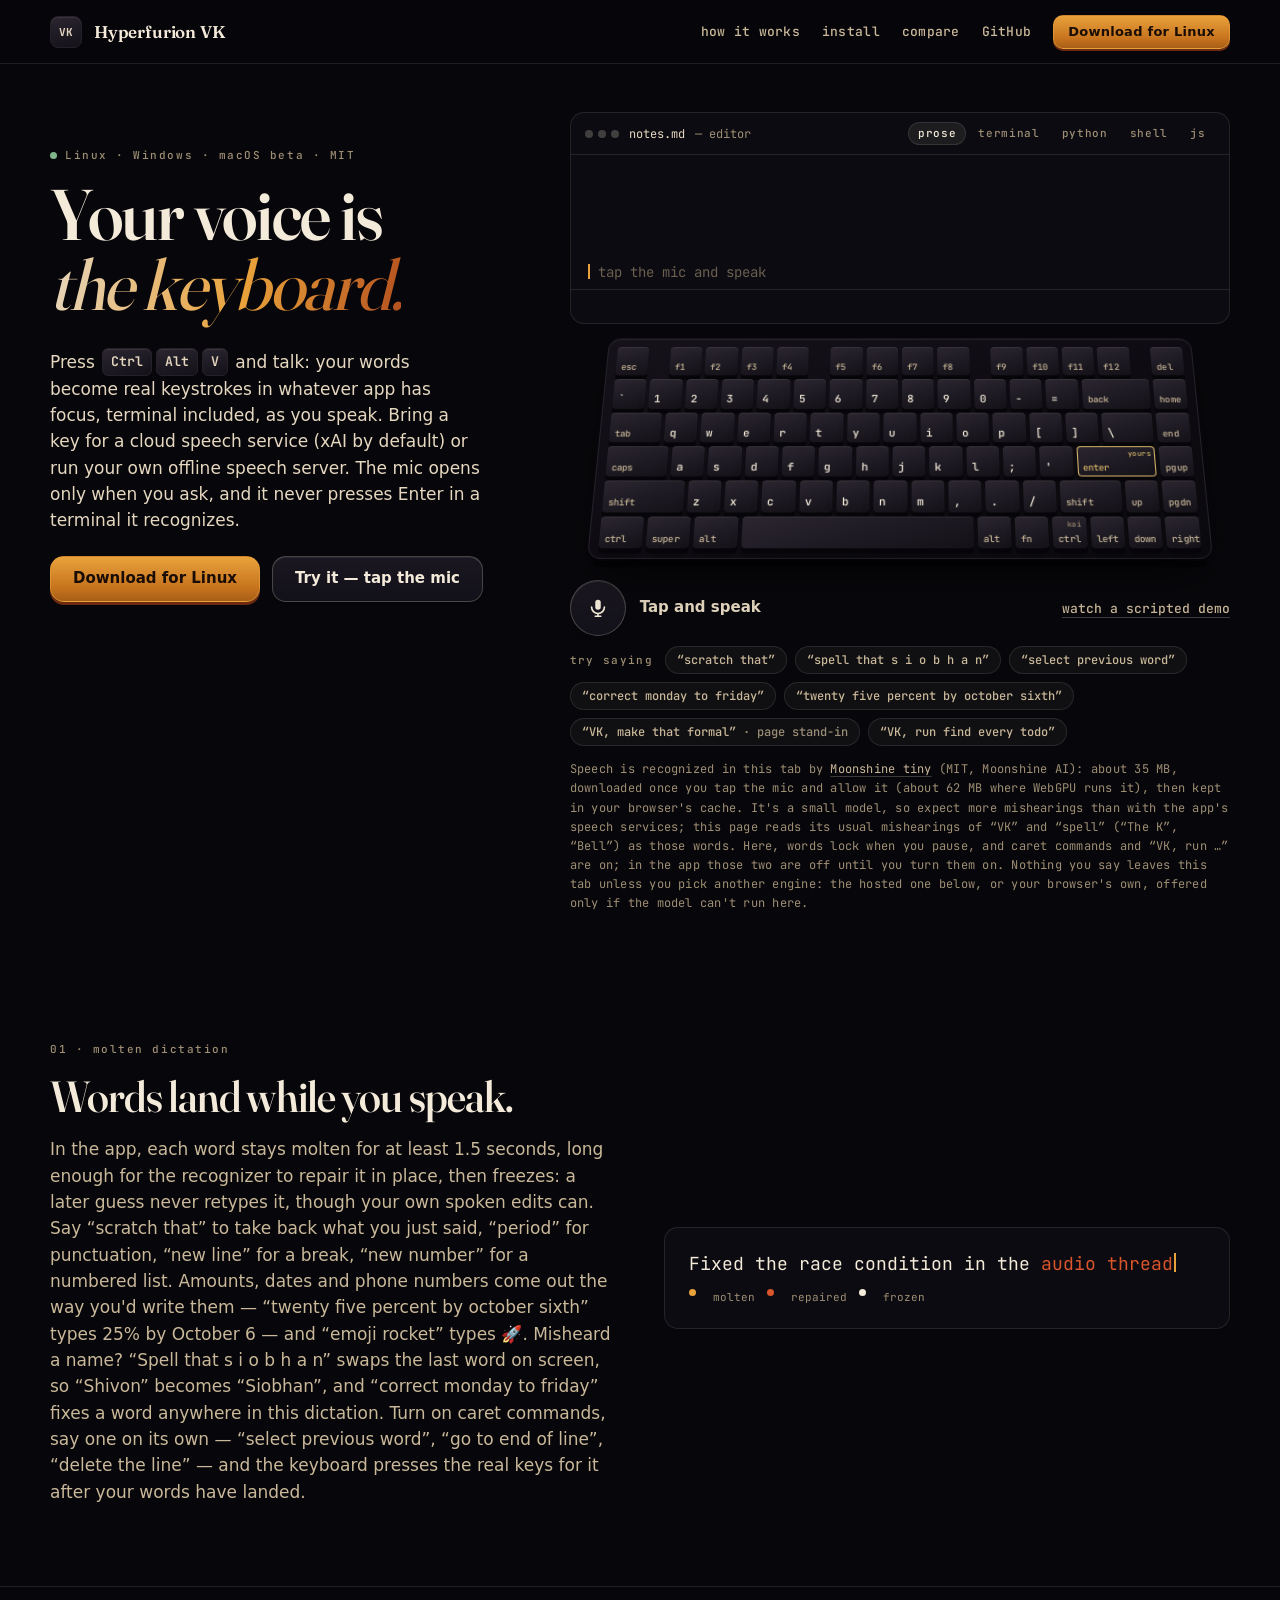
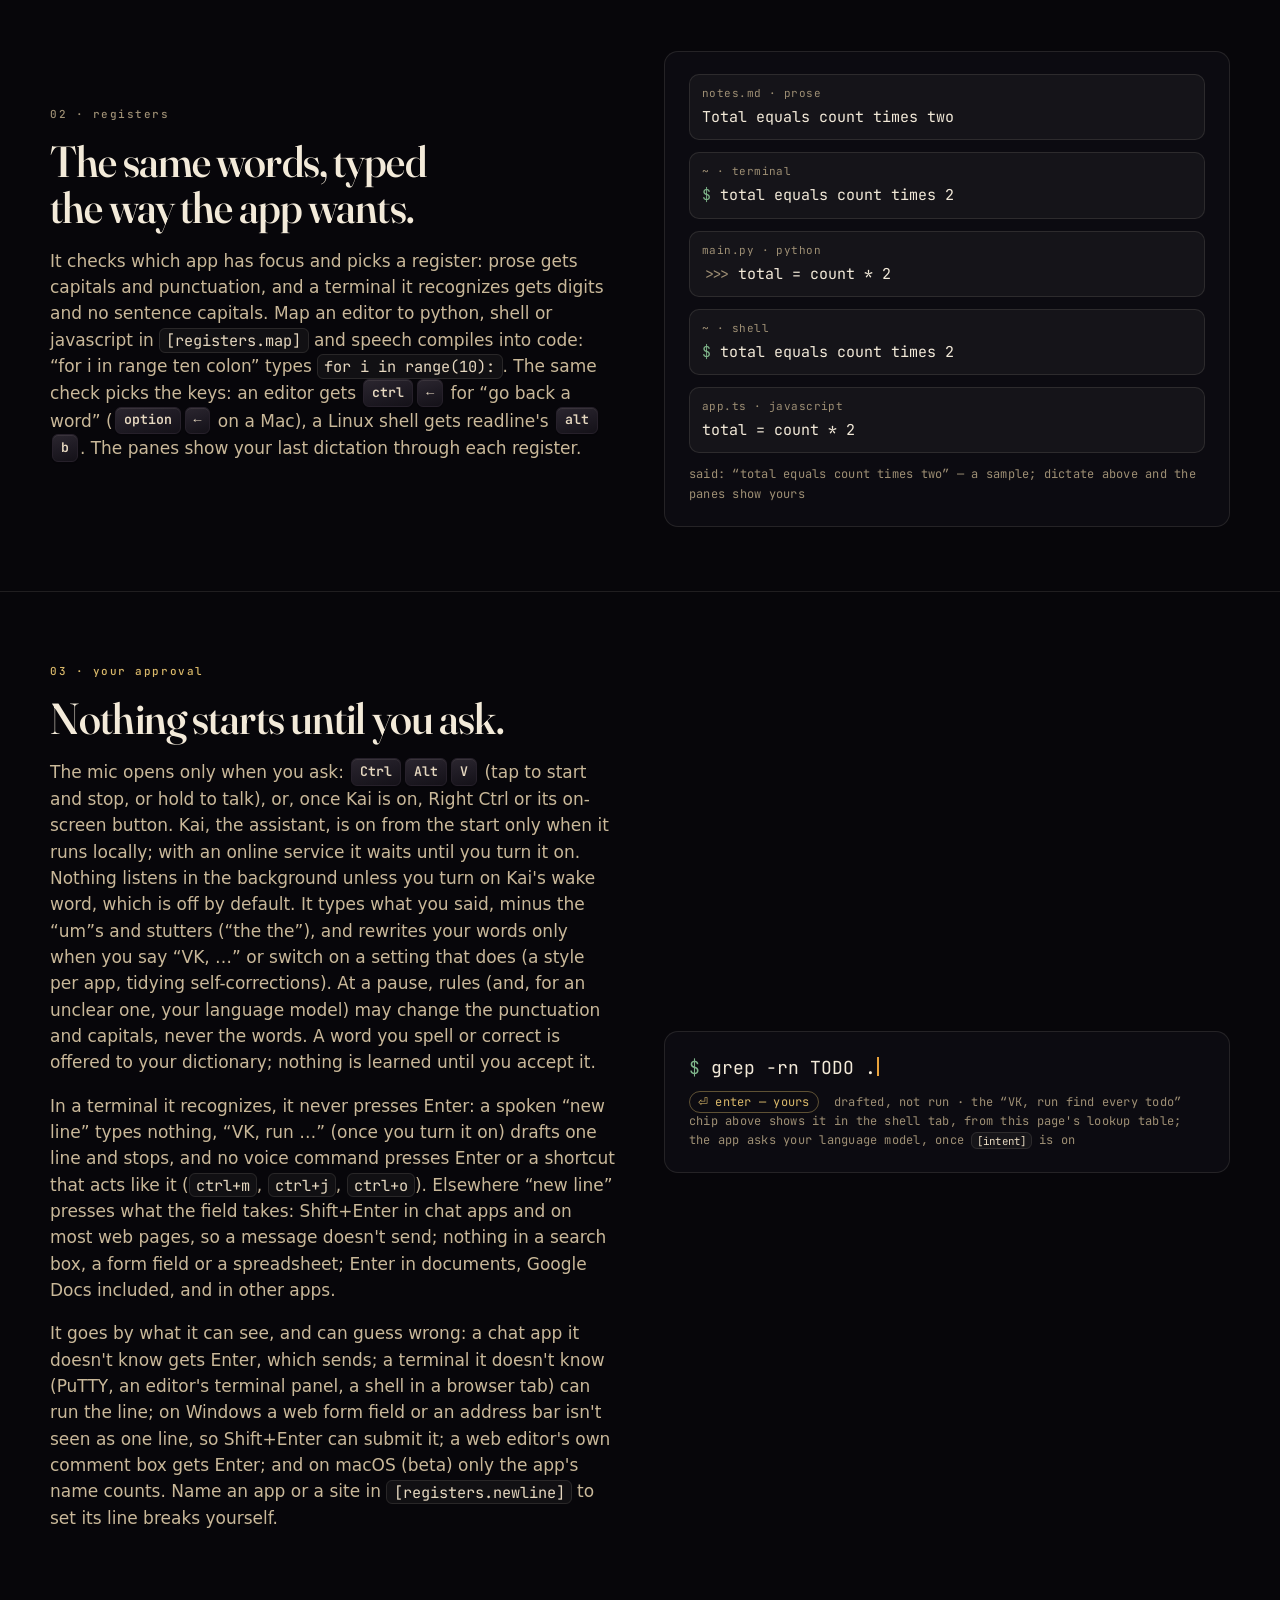
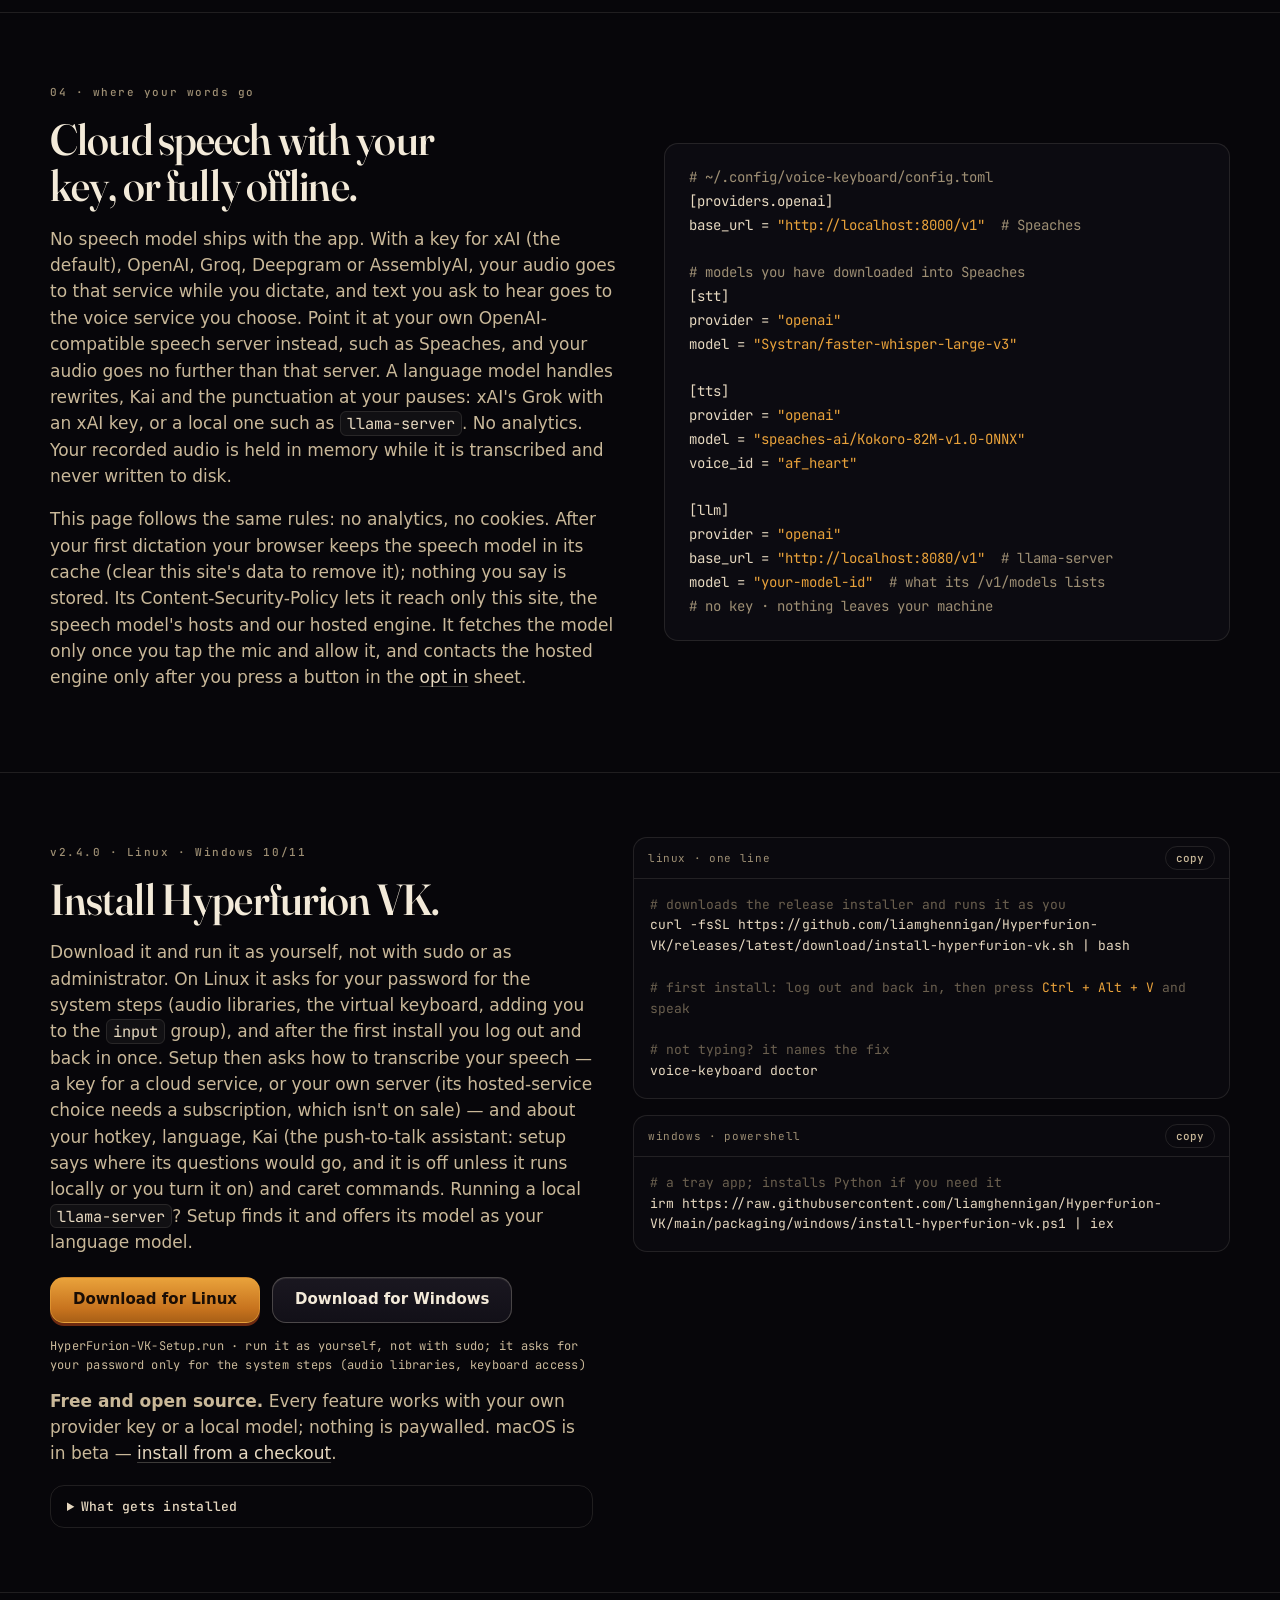
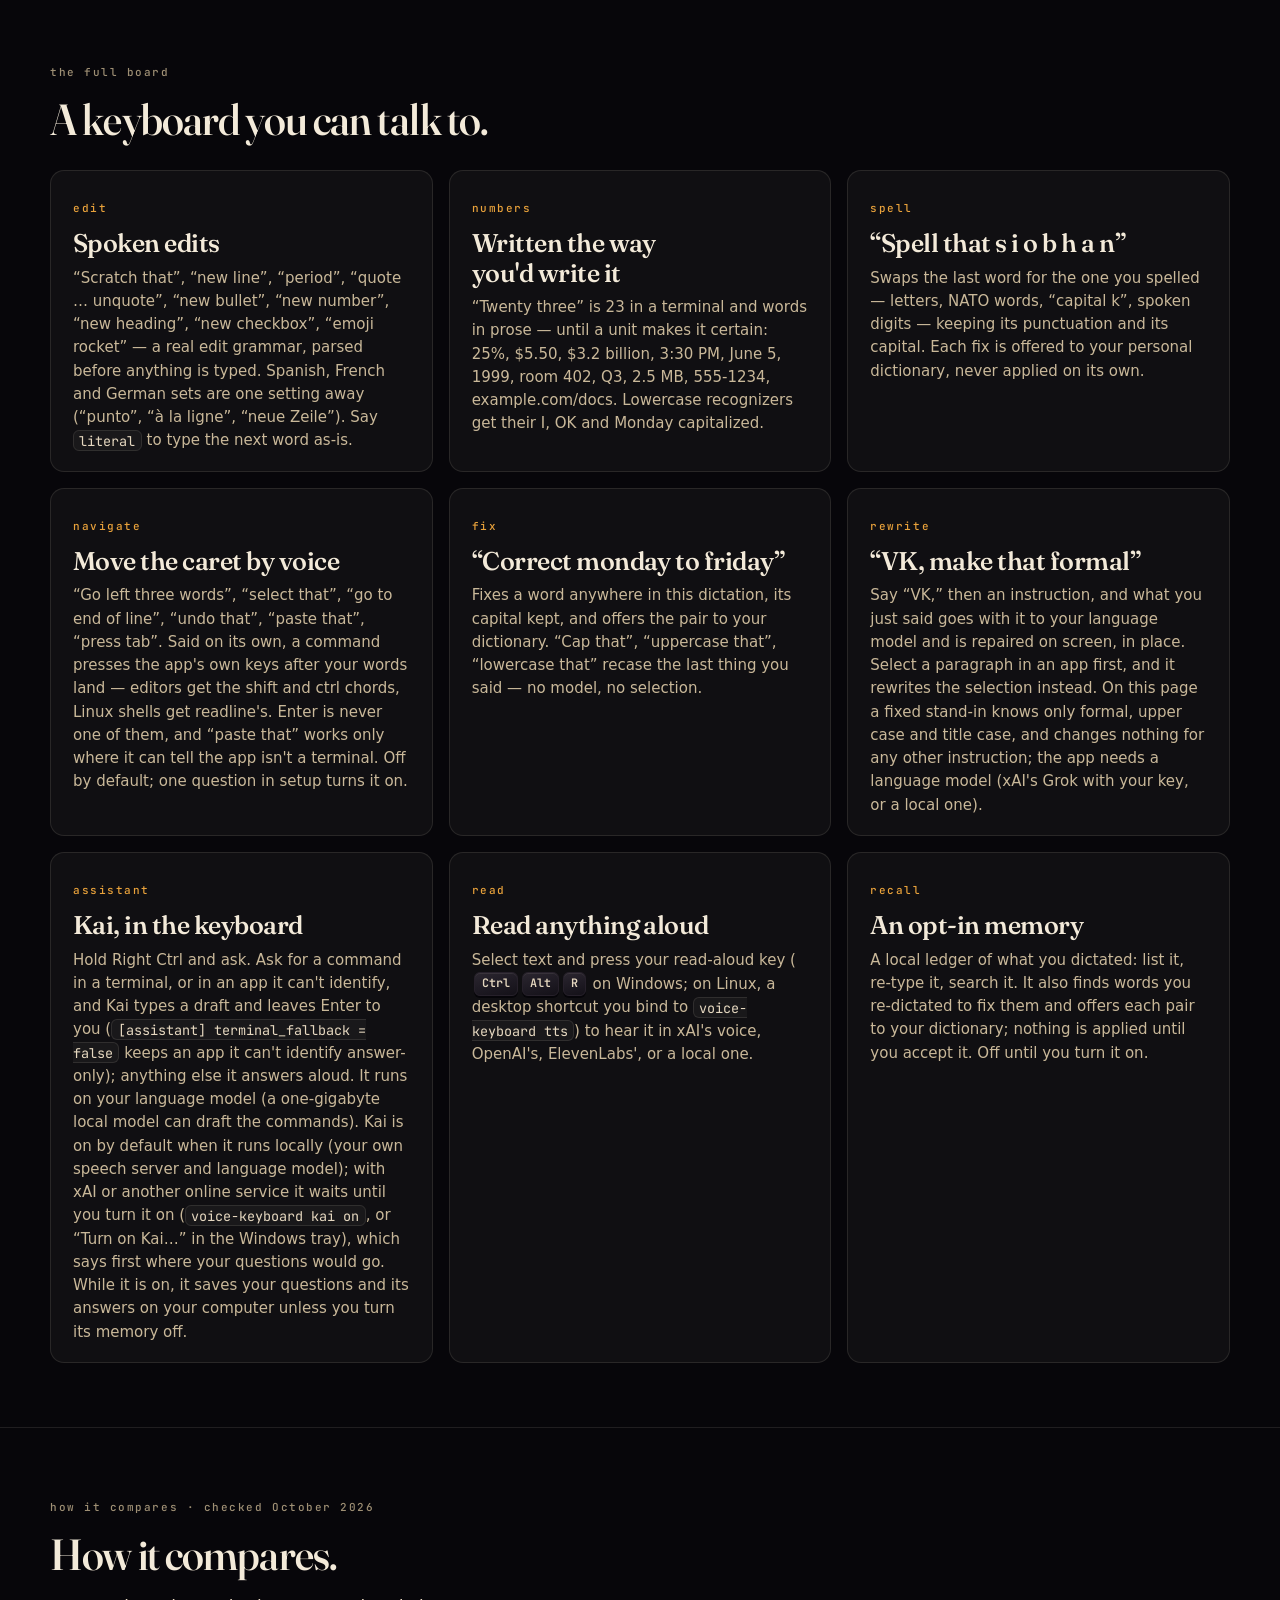
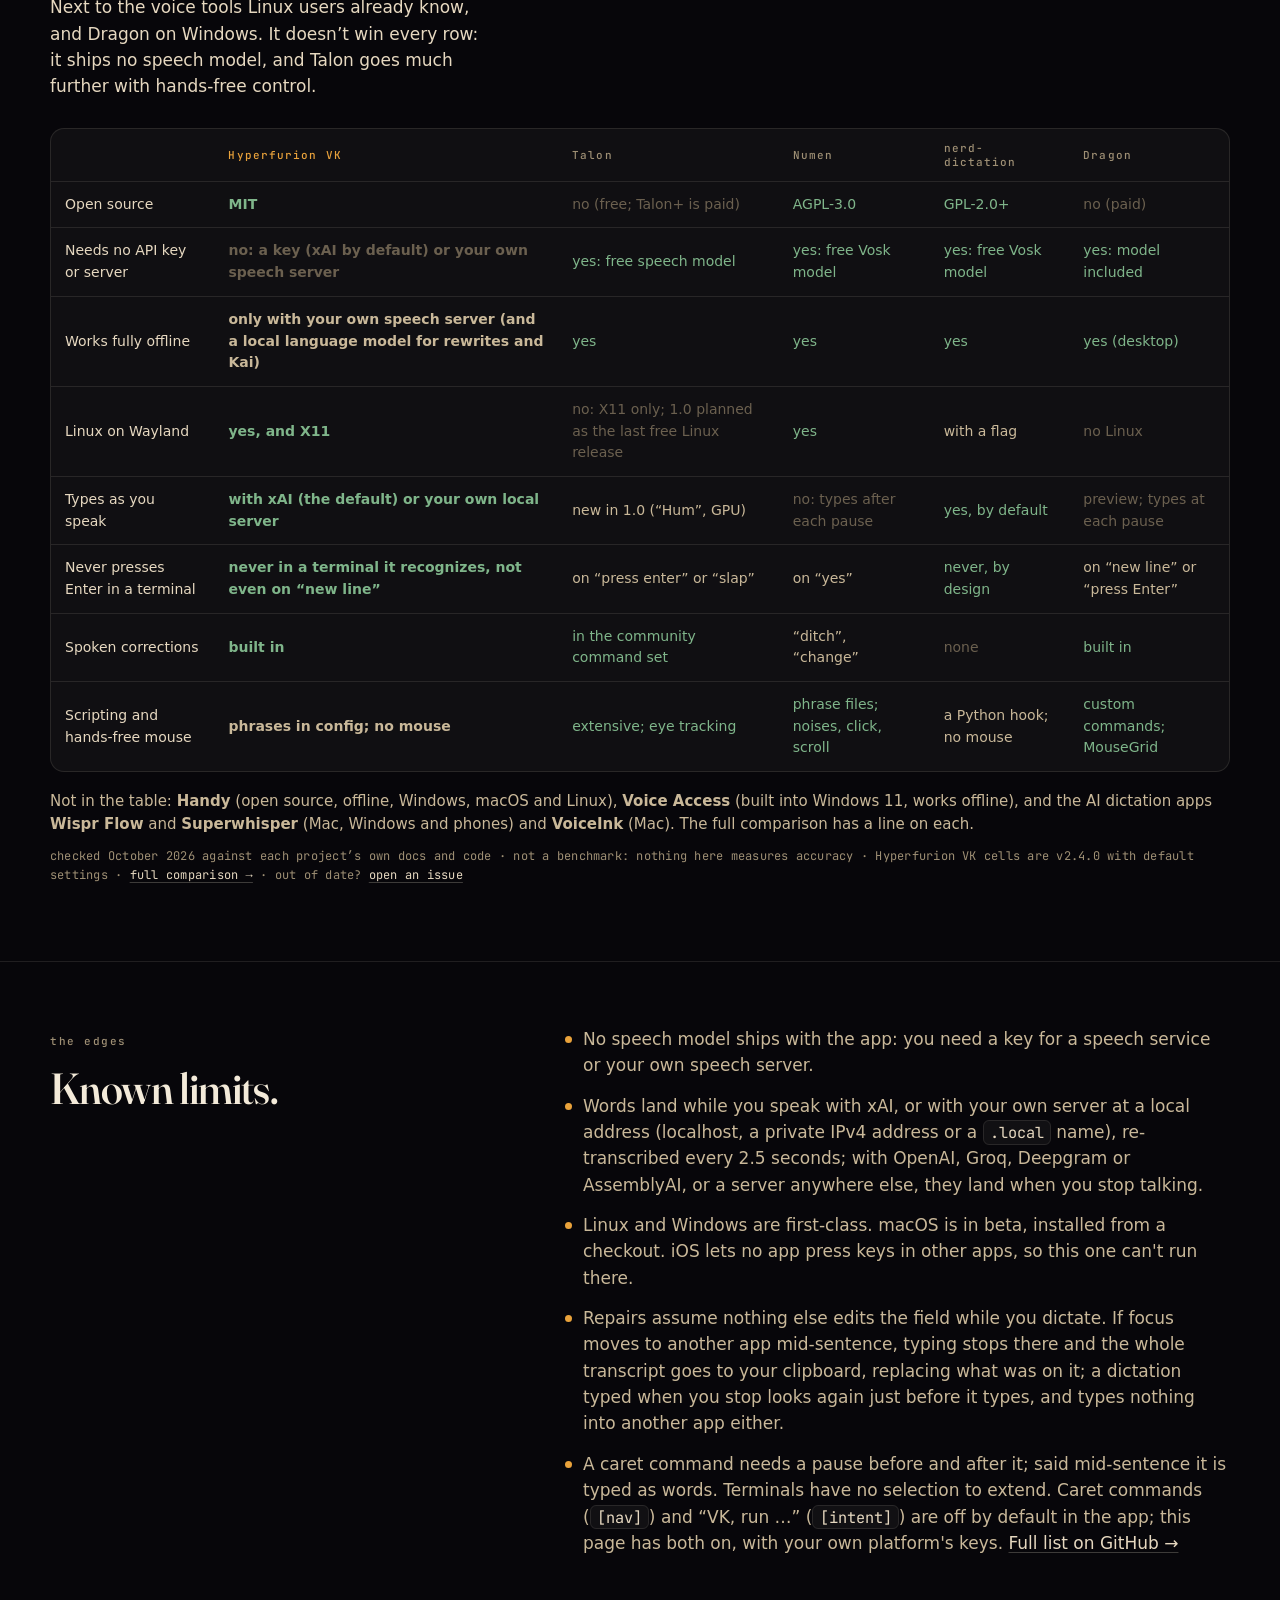
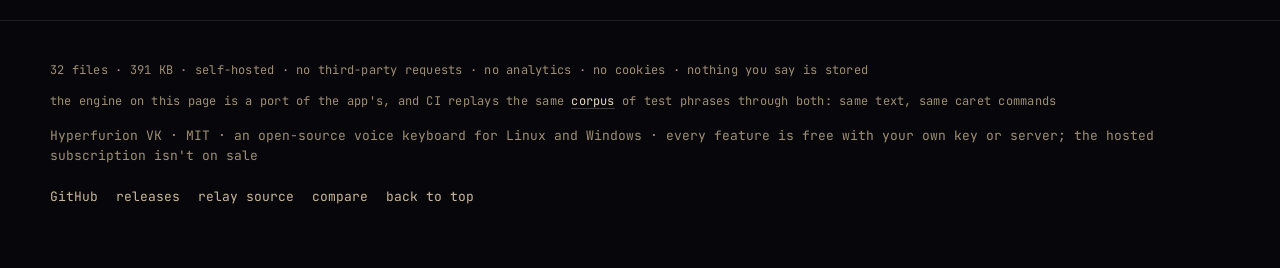
<file: docs/index.html>
<!doctype html>
<html lang="en">
<head>
  <meta charset="utf-8" />
  <meta name="viewport" content="width=device-width, initial-scale=1" />
  <!-- The policy below lets this page talk to its own origin, fetch the
       speech model and its runtime once you tap the mic and allow it, and reach the
       opt-in relay. Nothing else. A browser's own speech service, which the
       page offers by name only when the model can't run, is the browser's
       connection, not the page's, so no page policy governs it; the page
       starts it only on that click. No analytics, no cookies, and nothing
       you say is stored. -->
  <meta http-equiv="Content-Security-Policy" content="default-src 'self'; script-src 'self' blob: https://cdn.jsdelivr.net 'wasm-unsafe-eval'; connect-src 'self' https://cdn.jsdelivr.net https://huggingface.co https://*.huggingface.co https://*.hf.co https://api.hyperfurion.com wss://api.hyperfurion.com; worker-src 'self' blob:; img-src 'self' data:; font-src 'self'; style-src 'self' 'unsafe-inline'; media-src 'self' blob:; base-uri 'self'; form-action 'self'" />
  <meta name="referrer" content="no-referrer" />
  <title>Hyperfurion VK — Your voice is the keyboard</title>
  <meta name="description" content="Open-source voice keyboard for Linux and Windows: press Ctrl+Alt+V, talk, and your words are typed into any app, terminal included. Try it in your browser." />
  <meta property="og:title" content="Hyperfurion VK — Your voice is the keyboard" />
  <meta property="og:description" content="An open-source voice keyboard for Linux and Windows: your speech becomes real keystrokes in the app you're using, and it never presses Enter in a terminal it recognizes. Bring a speech key (xAI by default) or your own offline server. Try it in your browser." />
  <meta property="og:type" content="website" />
  <meta property="og:url" content="https://liamghennigan.github.io/Hyperfurion-VK/" />
  <link rel="canonical" href="https://liamghennigan.github.io/Hyperfurion-VK/" />
  <meta name="theme-color" content="#07060a" />
  <script type="application/ld+json">
  {
    "@context": "https://schema.org",
    "@type": "SoftwareApplication",
    "name": "Hyperfurion VK",
    "operatingSystem": "Linux; Windows 10, 11; macOS (beta)",
    "applicationCategory": "UtilitiesApplication",
    "softwareVersion": "2.4.0",
    "license": "https://opensource.org/licenses/MIT",
    "url": "https://liamghennigan.github.io/Hyperfurion-VK/",
    "downloadUrl": "https://github.com/liamghennigan/Hyperfurion-VK/releases/latest",
    "description": "A system-wide voice keyboard for Linux and Windows. Press Ctrl+Alt+V and your words type into the focused app while you speak, repairing themselves in place. A spoken edit grammar, per-app formatting with code registers you map, a spoken “VK, …” rewrite through your language model, read-aloud for a selection, and a push-to-talk assistant. No speech model ships with it: it uses a cloud speech service with your key (xAI by default) or your own offline speech server.",
    "offers": [{ "@type": "Offer", "name": "Open source — bring your own key", "price": "0", "priceCurrency": "USD" }]
  }
  </script>
  <link rel="preload" href="./fonts/fraunces-var.woff2" as="font" type="font/woff2" crossorigin />
  <link rel="preload" href="./fonts/jetbrains-mono-var.woff2" as="font" type="font/woff2" crossorigin />
  <link rel="icon" id="favicon" href="data:image/svg+xml,%3Csvg xmlns='http://www.w3.org/2000/svg' viewBox='0 0 100 100'%3E%3Crect x='8' y='8' width='84' height='84' rx='20' fill='%231b1820' stroke='%23e9a23b' stroke-width='4'/%3E%3Ctext x='50' y='64' font-family='monospace' font-size='40' font-weight='700' text-anchor='middle' fill='%23f3ead9'%3EVK%3C/text%3E%3C/svg%3E" />
  <style>
    /* critical: faces and tokens, so the first paint is already the page */
    @font-face { font-family: "Fraunces"; src: url("./fonts/fraunces-var.woff2") format("woff2-variations"); font-weight: 100 900; font-display: swap; }
    @font-face { font-family: "Fraunces-fallback"; src: local("Georgia"), local("Times New Roman"); size-adjust: 106%; ascent-override: 98%; descent-override: 25.5%; line-gap-override: 0%; }
    @font-face { font-family: "JetBrains Mono"; src: url("./fonts/jetbrains-mono-var.woff2") format("woff2-variations"); font-weight: 100 800; font-display: swap; }
    :root { color-scheme: dark; --obsidian-0: #07060a; --sand-50: #f3ead9; }
    html { background: var(--obsidian-0); color: var(--sand-50); }
  </style>
  <link rel="stylesheet" href="./styles.css" />
</head>
<body>
  <a class="skip" href="#install">Skip to install</a>

  <nav class="nav" aria-label="Primary">
    <div class="wrap nav-inner">
      <a class="brand" href="#top"><span class="brand-key" aria-hidden="true">VK</span><span>Hyperfurion&nbsp;VK</span></a>
      <div class="nav-links">
        <a href="#molten">how it works</a>
        <a href="#install">install</a>
        <a href="#compare">compare</a>
        <a href="https://github.com/liamghennigan/Hyperfurion-VK" rel="noopener">GitHub</a>
        <a class="btn primary small" id="nav-dl" href="#install">Download</a>
      </div>
    </div>
  </nav>

  <main id="top">
    <!-- ═══ hero: the copy, and a working instance beside it ═══ -->
    <section class="hero" aria-label="Introduction and live demo">
      <div class="wrap hero-grid">
        <div class="hero-copy">
          <span class="eyebrow"><span class="dot live"></span>Linux · Windows · macOS beta · MIT</span>
          <h1>Your voice is <em>the keyboard.</em></h1>
          <p class="lead">Press <kbd>Ctrl</kbd><kbd>Alt</kbd><kbd>V</kbd> and talk: your words become real keystrokes in whatever app has focus, terminal included, as you speak. Bring a key for a cloud speech service (xAI by default) or run your own offline speech server. The mic opens only when you ask, and it never presses Enter in a terminal it recognizes.</p>
          <div class="actions">
            <a class="btn primary" id="hero-dl" href="https://github.com/liamghennigan/Hyperfurion-VK/releases/latest/download/HyperFurion-VK-Setup.run" download rel="noopener">Download for Linux</a>
            <a class="btn" id="hero-try" href="#stage">Try it — tap the mic</a>
          </div>
        </div>

        <div class="stage" id="stage">
          <aside class="fwin" id="fwin" data-register="prose" aria-label="The focused app">
            <div class="fwin-bar">
              <span class="fwin-dots" aria-hidden="true"><i></i><i></i><i></i></span>
              <span class="fwin-title" id="fwin-title">notes.md</span>
              <span class="fwin-app" id="fwin-app">editor</span>
              <div class="fwin-tabs" role="tablist" id="regtabs" aria-label="Register of the focused app">
                <button type="button" role="tab" data-register="prose" aria-selected="true">prose</button>
                <button type="button" role="tab" data-register="terminal" aria-selected="false" tabindex="-1">terminal</button>
                <button type="button" role="tab" data-register="python" aria-selected="false" tabindex="-1">python</button>
                <button type="button" role="tab" data-register="shell" aria-selected="false" tabindex="-1">shell</button>
                <button type="button" role="tab" data-register="javascript" aria-selected="false" tabindex="-1">js</button>
              </div>
            </div>
            <div class="fwin-body">
              <div class="fwin-doc" id="fwin-doc" aria-label="The text field"><span class="prompt"></span><span class="caret"></span><span class="placeholder">tap the mic and speak</span></div>
              <p class="sr-only" id="fwin-announce" aria-live="polite"></p>
              <p class="fwin-instr" id="fwin-instr" hidden></p>
            </div>
            <div class="fwin-status" id="fwin-status" aria-live="polite"></div>
          </aside>

          <div class="stage-3d">
            <div class="board" id="board" aria-hidden="true"><div class="plate"></div></div>
          </div>
          <p class="sr-only">A keyboard that presses its own keys as the words you speak are typed into the text field above it, and presses the arrow and modifier keys when you move the caret by voice. Enter is marked “yours”, and this board never presses it; a line break you dictate here appears without it.</p>

          <div class="stage-bar">
            <button class="mic" id="mic" type="button" aria-pressed="false" aria-label="Start or stop dictation">
              <svg viewBox="0 0 24 24" aria-hidden="true"><rect x="9" y="3" width="6" height="11" rx="3"/><path d="M5 11a7 7 0 0 0 14 0M12 18v3M9 21h6" fill="none" stroke="currentColor" stroke-width="1.8" stroke-linecap="round"/></svg>
            </button>
            <span class="mic-cap" id="mic-cap">Tap and speak</span>
            <button class="sbtn stop" id="stop" type="button" hidden>stop</button>
            <span class="spacer"></span>
            <button class="textbtn" id="autopilot" type="button" aria-pressed="false">watch a scripted demo</button>
          </div>
          <div class="hints" id="hints" aria-label="Things to say"></div>
          <p class="sigcap stage-note">Speech is recognized in this tab by <a href="https://github.com/moonshine-ai/moonshine" rel="noopener">Moonshine tiny</a> (MIT, Moonshine AI): about 35 MB, downloaded once you tap the mic and allow it (about 62 MB where WebGPU runs it), then kept in your browser's cache. It's a small model, so expect more mishearings than with the app's speech services; this page reads its usual mishearings of “VK” and “spell” (“The K”, “Bell”) as those words. Here, words lock when you pause, and caret commands and “VK, run …” are on; in the app those two are off until you turn them on. Nothing you say leaves this tab unless you pick another engine: the hosted one below, or your browser's own, offered only if the model can't run here.</p>
        </div>
      </div>
    </section>

    <!-- ═══ how it works ═══ -->
    <section class="section" id="molten" aria-labelledby="molten-title">
      <div class="wrap row-grid">
        <div>
          <span class="eyebrow">01 · molten dictation</span>
          <h2 id="molten-title">Words land while you speak.</h2>
          <p>In the app, each word stays molten for at least 1.5 seconds, long enough for the recognizer to repair it in place, then freezes: a later guess never retypes it, though your own spoken edits can. Say “scratch that” to take back what you just said, “period” for punctuation, “new line” for a break, “new number” for a numbered list. Amounts, dates and phone numbers come out the way you'd write them — “twenty five percent by october sixth” types 25% by October 6 — and “emoji rocket” types 🚀. Misheard a name? “Spell that s i o b h a n” swaps the last word on screen, so “Shivon” becomes “Siobhan”, and “correct monday to friday” fixes a word anywhere in this dictation. Turn on caret commands, say one on its own — “select previous word”, “go to end of line”, “delete the line” — and the keyboard presses the real keys for it after your words have landed.</p>
        </div>
        <figure class="fig">
          <p class="sample"><span class="frozen">Fixed the race condition in the </span><span class="molten repair">audio thread</span><span class="caret"></span></p>
          <figcaption class="legend-dots"><i class="m"></i>molten <i class="r"></i>repaired <i class="f"></i>frozen</figcaption>
        </figure>
      </div>
    </section>

    <section class="section" id="registers" aria-labelledby="registers-title">
      <div class="wrap row-grid">
        <div>
          <span class="eyebrow">02 · registers</span>
          <h2 id="registers-title">The same words, typed the way the app wants.</h2>
          <p>It checks which app has focus and picks a register: prose gets capitals and punctuation, and a terminal it recognizes gets digits and no sentence capitals. Map an editor to python, shell or javascript in <code>[registers.map]</code> and speech compiles into code: “for i in range ten colon” types <code>for i in range(10):</code>. The same check picks the keys: an editor gets <kbd>ctrl</kbd><kbd>←</kbd> for “go back a word” (<kbd>option</kbd><kbd>←</kbd> on a Mac), a Linux shell gets readline's <kbd>alt</kbd><kbd>b</kbd>. The panes show your last dictation through each register.</p>
        </div>
        <figure class="fig" id="register-panes">
          <div class="pane" data-register="prose"><span class="pane-title">notes.md · prose</span><span class="pane-text"></span></div>
          <div class="pane" data-register="terminal"><span class="pane-title">~ · terminal</span><span class="pane-text"></span></div>
          <div class="pane" data-register="python"><span class="pane-title">main.py · python</span><span class="pane-text"></span></div>
          <div class="pane" data-register="shell"><span class="pane-title">~ · shell</span><span class="pane-text"></span></div>
          <div class="pane" data-register="javascript"><span class="pane-title">app.ts · javascript</span><span class="pane-text"></span></div>
          <figcaption class="sigcap" id="register-said"></figcaption>
        </figure>
      </div>
    </section>

    <section class="section" id="consent" aria-labelledby="consent-title">
      <div class="wrap row-grid">
        <div>
          <span class="eyebrow consent">03 · your approval</span>
          <h2 id="consent-title">Nothing starts until you ask.</h2>
          <p>The mic opens only when you ask: <kbd>Ctrl</kbd><kbd>Alt</kbd><kbd>V</kbd> (tap to start and stop, or hold to talk), or, once Kai is on, Right Ctrl or its on-screen button. Kai, the assistant, is on from the start only when it runs locally; with an online service it waits until you turn it on. Nothing listens in the background unless you turn on Kai's wake word, which is off by default. It types what you said, minus the “um”s and stutters (“the the”), and rewrites your words only when you say “VK, …” or switch on a setting that does (a style per app, tidying self-corrections). At a pause, rules (and, for an unclear one, your language model) may change the punctuation and capitals, never the words. A word you spell or correct is offered to your dictionary; nothing is learned until you accept it.</p>
          <p>In a terminal it recognizes, it never presses Enter: a spoken “new line” types nothing, “VK, run …” (once you turn it on) drafts one line and stops, and no voice command presses Enter or a shortcut that acts like it (<code>ctrl+m</code>, <code>ctrl+j</code>, <code>ctrl+o</code>). Elsewhere “new line” presses what the field takes: Shift+Enter in chat apps and on most web pages, so a message doesn't send; nothing in a search box, a form field or a spreadsheet; Enter in documents, Google Docs included, and in other apps.</p>
          <p>It goes by what it can see, and can guess wrong: a chat app it doesn't know gets Enter, which sends; a terminal it doesn't know (PuTTY, an editor's terminal panel, a shell in a browser tab) can run the line; on Windows a web form field or an address bar isn't seen as one line, so Shift+Enter can submit it; a web editor's own comment box gets Enter; and on macOS (beta) only the app's name counts. Name an app or a site in <code>[registers.newline]</code> to set its line breaks yourself.</p>
        </div>
        <figure class="fig">
          <p class="sample term"><span class="frozen">grep -rn TODO .</span><span class="caret"></span></p>
          <figcaption class="sigcap"><span class="held">⏎ enter — yours</span> drafted, not run · the “VK, run find every todo” chip above shows it in the shell tab, from this page's lookup table; the app asks your language model, once <code>[intent]</code> is on</figcaption>
        </figure>
      </div>
    </section>

    <section class="section" id="privacy" aria-labelledby="privacy-title">
      <div class="wrap row-grid">
        <div>
          <span class="eyebrow">04 · where your words go</span>
          <h2 id="privacy-title">Cloud speech with your key, or fully offline.</h2>
          <p>No speech model ships with the app. With a key for xAI (the default), OpenAI, Groq, Deepgram or AssemblyAI, your audio goes to that service while you dictate, and text you ask to hear goes to the voice service you choose. Point it at your own OpenAI-compatible speech server instead, such as Speaches, and your audio goes no further than that server. A language model handles rewrites, Kai and the punctuation at your pauses: xAI's Grok with an xAI key, or a local one such as <code>llama-server</code>. No analytics. Your recorded audio is held in memory while it is transcribed and never written to disk.</p>
          <p class="muted">This page follows the same rules: no analytics, no cookies. After your first dictation your browser keeps the speech model in its cache (clear this site's data to remove it); nothing you say is stored. Its Content-Security-Policy lets it reach only this site, the speech model's hosts and our hosted engine. It fetches the model only once you tap the mic and allow it, and contacts the hosted engine only after you press a button in the <button class="linkbtn" id="relay" type="button">opt in</button> sheet.</p>
        </div>
        <figure class="fig">
          <pre class="conf"><span class="c"># ~/.config/voice-keyboard/config.toml</span>
[providers.openai]
base_url = <span class="s">"http://localhost:8000/v1"</span>  <span class="c"># Speaches</span>

<span class="c"># models you have downloaded into Speaches</span>
[stt]
provider = <span class="s">"openai"</span>
model = <span class="s">"Systran/faster-whisper-large-v3"</span>

[tts]
provider = <span class="s">"openai"</span>
model = <span class="s">"speaches-ai/Kokoro-82M-v1.0-ONNX"</span>
voice_id = <span class="s">"af_heart"</span>

[llm]
provider = <span class="s">"openai"</span>
base_url = <span class="s">"http://localhost:8080/v1"</span>  <span class="c"># llama-server</span>
model = <span class="s">"your-model-id"</span>  <span class="c"># what its /v1/models lists</span>
<span class="c"># no key · nothing leaves your machine</span></pre>
        </figure>
      </div>
    </section>

    <!-- ═══ install ═══ -->
    <section class="section" id="install" aria-labelledby="install-title">
      <div class="wrap install-grid">
        <div class="install-copy">
          <span class="eyebrow">v2.4.0 · Linux · Windows 10/11</span>
          <h2 id="install-title">Install Hyperfurion VK.</h2>
          <p>Download it and run it as yourself, not with sudo or as administrator. On Linux it asks for your password for the system steps (audio libraries, the virtual keyboard, adding you to the <code>input</code> group), and after the first install you log out and back in once. Setup then asks how to transcribe your speech — a key for a cloud service, or your own server (its hosted-service choice needs a subscription, which isn't on sale) — and about your hotkey, language, Kai (the push-to-talk assistant: setup says where its questions would go, and it is off unless it runs locally or you turn it on) and caret commands. Running a local <code>llama-server</code>? Setup finds it and offers its model as your language model.</p>
          <div class="actions">
            <a class="btn primary" id="dl-primary" href="https://github.com/liamghennigan/Hyperfurion-VK/releases/latest/download/HyperFurion-VK-Setup.run" download rel="noopener">Download for Linux</a>
            <a class="btn" id="dl-secondary" href="https://github.com/liamghennigan/Hyperfurion-VK/releases/latest/download/HyperFurion-VK-Setup.cmd" download rel="noopener">Download for Windows</a>
          </div>
          <p class="sigcap" id="dl-note">HyperFurion-VK-Setup.run · run it as yourself, not with sudo; it asks for your password only for the system steps (audio libraries, keyboard access)</p>
          <p class="muted"><strong>Free and open source.</strong> Every feature works with your own provider key or a local model; nothing is paywalled. macOS is in beta — <a href="https://github.com/liamghennigan/Hyperfurion-VK#macos-beta" rel="noopener">install from a checkout</a>.</p>
          <details class="disclosure">
            <summary>What gets installed</summary>
            <ul>
              <li><strong>Linux:</strong> a Python package in <code>~/.local/share/voice-keyboard-venv</code>, the <code>voice-keyboard</code> CLI, a systemd user service that starts it when you log in, a GNOME Shell overlay extension (45–50), audio and clipboard libraries from your package manager, and the <code>uinput</code> rule for the virtual keyboard. It adds you to the <code>input</code> group, which the global hotkey needs; that group can read every keyboard and mouse.</li>
              <li><strong>Windows 10/11:</strong> a tray app with a native overlay and an on-screen Kai button (while Kai is on). Installs Python for you if needed. It starts with Windows; turn that off with “Start with Windows” in the tray menu. Press <kbd>Ctrl</kbd><kbd>Alt</kbd><kbd>V</kbd> in any app; <kbd>Ctrl</kbd><kbd>Alt</kbd><kbd>R</kbd> reads a selection aloud.</li>
              <li><strong>Config:</strong> <code>~/.config/voice-keyboard/config.toml</code> on Linux, mode 600. On Linux, and in classic Windows edit boxes, a password field forces the verbatim register and is never written to the history.</li>
            </ul>
          </details>
        </div>
        <div class="install-terminals">
          <div class="terminal">
            <div class="terminal-bar"><span>linux · one line</span><button class="copy" type="button" data-copy="linux">copy</button></div>
            <pre><code><span class="c"># downloads the release installer and runs it as you</span>
curl -fsSL https://github.com/liamghennigan/Hyperfurion-VK/releases/latest/download/install-hyperfurion-vk.sh | bash

<span class="c"># first install: log out and back in, then press</span> <span class="a">Ctrl + Alt + V</span> <span class="c">and speak</span>

<span class="c"># not typing? it names the fix</span>
voice-keyboard doctor</code></pre>
          </div>
          <div class="terminal">
            <div class="terminal-bar"><span>windows · powershell</span><button class="copy" type="button" data-copy="win">copy</button></div>
            <pre><code><span class="c"># a tray app; installs Python if you need it</span>
irm https://raw.githubusercontent.com/liamghennigan/Hyperfurion-VK/main/packaging/windows/install-hyperfurion-vk.ps1 | iex</code></pre>
          </div>
        </div>
      </div>
    </section>

    <!-- ═══ features ═══ -->
    <section class="section" id="features" aria-labelledby="features-title">
      <div class="wrap">
        <span class="eyebrow">the full board</span>
        <h2 id="features-title">A keyboard you can talk to.</h2>
        <div class="feature-grid">
          <article class="feature"><small>edit</small><h3>Spoken edits</h3><p>“Scratch that”, “new line”, “period”, “quote … unquote”, “new bullet”, “new number”, “new heading”, “new checkbox”, “emoji rocket” — a real edit grammar, parsed before anything is typed. Spanish, French and German sets are one setting away (“punto”, “à la ligne”, “neue Zeile”). Say <code>literal</code> to type the next word as-is.</p></article>
          <article class="feature"><small>numbers</small><h3>Written the way you'd write it</h3><p>“Twenty three” is 23 in a terminal and words in prose — until a unit makes it certain: 25%, $5.50, $3.2 billion, 3:30 PM, June 5, 1999, room 402, Q3, 2.5 MB, 555-1234, example.com/docs. Lowercase recognizers get their I, OK and Monday capitalized.</p></article>
          <article class="feature"><small>spell</small><h3>“Spell that s i o b h a n”</h3><p>Swaps the last word for the one you spelled — letters, NATO words, “capital k”, spoken digits — keeping its punctuation and its capital. Each fix is offered to your personal dictionary, never applied on its own.</p></article>
          <article class="feature"><small>navigate</small><h3>Move the caret by voice</h3><p>“Go left three words”, “select that”, “go to end of line”, “undo that”, “paste that”, “press tab”. Said on its own, a command presses the app's own keys after your words land — editors get the shift and ctrl chords, Linux shells get readline's. Enter is never one of them, and “paste that” works only where it can tell the app isn't a terminal. Off by default; one question in setup turns it on.</p></article>
          <article class="feature"><small>fix</small><h3>“Correct monday to friday”</h3><p>Fixes a word anywhere in this dictation, its capital kept, and offers the pair to your dictionary. “Cap that”, “uppercase that”, “lowercase that” recase the last thing you said — no model, no selection.</p></article>
          <article class="feature"><small>rewrite</small><h3>“VK, make that formal”</h3><p>Say “VK,” then an instruction, and what you just said goes with it to your language model and is repaired on screen, in place. Select a paragraph in an app first, and it rewrites the selection instead. On this page a fixed stand-in knows only formal, upper case and title case, and changes nothing for any other instruction; the app needs a language model (xAI's Grok with your key, or a local one).</p></article>
          <article class="feature"><small>assistant</small><h3>Kai, in the keyboard</h3><p>Hold Right Ctrl and ask. Ask for a command in a terminal, or in an app it can't identify, and Kai types a draft and leaves Enter to you (<code>[assistant] terminal_fallback = false</code> keeps an app it can't identify answer-only); anything else it answers aloud. It runs on your language model (a one-gigabyte local model can draft the commands). Kai is on by default when it runs locally (your own speech server and language model); with xAI or another online service it waits until you turn it on (<code>voice-keyboard kai on</code>, or “Turn on Kai…” in the Windows tray), which says first where your questions would go. While it is on, it saves your questions and its answers on your computer unless you turn its memory off.</p></article>
          <article class="feature"><small>read</small><h3>Read anything aloud</h3><p>Select text and press your read-aloud key (<kbd>Ctrl</kbd><kbd>Alt</kbd><kbd>R</kbd> on Windows; on Linux, a desktop shortcut you bind to <code>voice-keyboard tts</code>) to hear it in xAI's voice, OpenAI's, ElevenLabs', or a local one.</p></article>
          <article class="feature"><small>recall</small><h3>An opt-in memory</h3><p>A local ledger of what you dictated: list it, re-type it, search it. It also finds words you re-dictated to fix them and offers each pair to your dictionary; nothing is applied until you accept it. Off until you turn it on.</p></article>
        </div>
      </div>
    </section>

    <!-- ═══ compare ═══ -->
    <section class="section" id="compare" aria-labelledby="compare-title">
      <div class="wrap">
        <span class="eyebrow">how it compares · checked October 2026</span>
        <h2 id="compare-title">How it compares.</h2>
        <p class="lead">Next to the voice tools Linux users already know, and Dragon on Windows. It doesn’t win every row: it ships no speech model, and Talon goes much further with hands-free control.</p>
        <div class="tblwrap">
          <table>
            <thead><tr><th scope="col"><span class="sr-only">Feature</span></th><th scope="col">Hyperfurion&nbsp;VK</th><th scope="col">Talon</th><th scope="col">Numen</th><th scope="col">nerd-dictation</th><th scope="col">Dragon</th></tr></thead>
            <tbody>
              <tr><th scope="row">Open source</th><td class="yes">MIT</td><td class="no">no (free; Talon+ is paid)</td><td class="yes">AGPL-3.0</td><td class="yes">GPL-2.0+</td><td class="no">no (paid)</td></tr>
              <tr><th scope="row">Needs no API key or server</th><td class="no">no: a key (xAI by default) or your own speech server</td><td class="yes">yes: free speech model</td><td class="yes">yes: free Vosk model</td><td class="yes">yes: free Vosk model</td><td class="yes">yes: model included</td></tr>
              <tr><th scope="row">Works fully offline</th><td class="mid">only with your own speech server (and a local language model for rewrites and Kai)</td><td class="yes">yes</td><td class="yes">yes</td><td class="yes">yes</td><td class="yes">yes (desktop)</td></tr>
              <tr><th scope="row">Linux on Wayland</th><td class="yes">yes, and X11</td><td class="no">no: X11 only; 1.0 planned as the last free Linux release</td><td class="yes">yes</td><td class="mid">with a flag</td><td class="no">no Linux</td></tr>
              <tr><th scope="row">Types as you speak</th><td class="yes">with xAI (the default) or your own local server</td><td class="mid">new in 1.0 (“Hum”, GPU)</td><td class="no">no: types after each pause</td><td class="yes">yes, by default</td><td class="no">preview; types at each pause</td></tr>
              <tr><th scope="row">Never presses Enter in a terminal</th><td class="yes">never in a terminal it recognizes, not even on “new line”</td><td class="mid">on “press enter” or “slap”</td><td class="mid">on “yes”</td><td class="yes">never, by design</td><td class="mid">on “new line” or “press Enter”</td></tr>
              <tr><th scope="row">Spoken corrections</th><td class="yes">built in</td><td class="yes">in the community command set</td><td class="mid">“ditch”, “change”</td><td class="no">none</td><td class="yes">built in</td></tr>
              <tr><th scope="row">Scripting and hands-free mouse</th><td class="mid">phrases in config; no mouse</td><td class="yes">extensive; eye tracking</td><td class="yes">phrase files; noises, click, scroll</td><td class="mid">a Python hook; no mouse</td><td class="yes">custom commands; MouseGrid</td></tr>
            </tbody>
          </table>
        </div>
        <p class="also">Not in the table: <b>Handy</b> (open source, offline, Windows, macOS and Linux), <b>Voice Access</b> (built into Windows&nbsp;11, works offline), and the AI dictation apps <b>Wispr Flow</b> and <b>Superwhisper</b> (Mac, Windows and phones) and <b>VoiceInk</b> (Mac). The full comparison has a line on each.</p>
        <p class="sigcap">checked October 2026 against each project’s own docs and code · not a benchmark: nothing here measures accuracy · Hyperfurion VK cells are v2.4.0 with default settings · <a href="./compare.html">full comparison →</a> · out of date? <a href="https://github.com/liamghennigan/Hyperfurion-VK/issues" rel="noopener">open an issue</a></p>
      </div>
    </section>

    <!-- ═══ known limits ═══ -->
    <section class="section" id="honest" aria-labelledby="honest-title">
      <div class="wrap honest-grid">
        <div><span class="eyebrow">the edges</span><h2 id="honest-title">Known limits.</h2></div>
        <ul class="edges">
          <li>No speech model ships with the app: you need a key for a speech service or your own speech server.</li>
          <li>Words land while you speak with xAI, or with your own server at a local address (localhost, a private IPv4 address or a <code>.local</code> name), re-transcribed every 2.5 seconds; with OpenAI, Groq, Deepgram or AssemblyAI, or a server anywhere else, they land when you stop talking.</li>
          <li>Linux and Windows are first-class. macOS is in beta, installed from a checkout. iOS lets no app press keys in other apps, so this one can't run there.</li>
          <li>Repairs assume nothing else edits the field while you dictate. If focus moves to another app mid-sentence, typing stops there and the whole transcript goes to your clipboard, replacing what was on it; a dictation typed when you stop looks again just before it types, and types nothing into another app either.</li>
          <li>A caret command needs a pause before and after it; said mid-sentence it is typed as words. Terminals have no selection to extend. Caret commands (<code>[nav]</code>) and “VK, run …” (<code>[intent]</code>) are off by default in the app; this page has both on, with your own platform's keys. <a href="https://github.com/liamghennigan/Hyperfurion-VK#limitations" rel="noopener">Full list on GitHub →</a></li>
        </ul>
      </div>
    </section>
  </main>

  <footer>
    <div class="wrap">
      <p class="sigcap"><span id="bytes">self-hosted · no third-party requests</span> · no analytics · no cookies · nothing you say is stored</p>
      <p class="sigcap">the engine on this page is a port of the app's, and CI replays the same <a href="https://github.com/liamghennigan/Hyperfurion-VK/blob/main/tests/flow_corpus.json" rel="noopener">corpus</a> of test phrases through both: same text, same caret commands</p>
      <p class="sigcap" id="fetched" hidden></p>
      <div class="footer-grid">
        <div>Hyperfurion VK · MIT · an open-source voice keyboard for Linux and Windows · every feature is free with your own key or server; the hosted subscription isn't on sale</div>
        <div class="footer-links">
          <a href="https://github.com/liamghennigan/Hyperfurion-VK" rel="noopener">GitHub</a>
          <a href="https://github.com/liamghennigan/Hyperfurion-VK/releases/latest" rel="noopener">releases</a>
          <a href="https://github.com/liamghennigan/Hyperfurion-VK/tree/main/relay" rel="noopener">relay source</a>
          <a href="./compare.html">compare</a>
          <a href="#top">back to top</a>
        </div>
      </div>
    </div>
  </footer>

  <dialog class="sheet" id="relay-sheet" aria-labelledby="relay-title">
    <h3 id="relay-title">Use the hosted engine</h3>
    <p>By default this page recognizes speech with the model in this tab, and none of your audio leaves it. Nothing in this sheet sends anything until you press a button here: “check the relay” asks <code>api.hyperfurion.com</code>, our relay, whether the hosted demo is up. After that, the switch sends your <strong>next dictation's audio</strong> through the relay to xAI's speech engine, the way the app sends audio to a provider you configure, then switches itself off; “ask” sends your question to xAI's Grok; “hear it” has xAI's voice read the answer aloud. The relay keeps no audio and no text, and counts each IP address's requests per day to share a small daily budget. The page's footer counts each of these as it happens.</p>
    <p class="sigcap" id="relay-status">not checked yet: nothing has been sent</p>
    <button class="btn small" id="relay-check" type="button">check the relay</button>
    <label class="switch"><input type="checkbox" id="relay-arm" disabled /> <span>send my next dictation through xAI via the relay</span></label>
    <form class="ask" id="relay-ask"><input type="text" placeholder="ask a question about Hyperfurion VK…" aria-label="Ask a question about Hyperfurion VK (answered by xAI's Grok via the relay)" disabled /><button class="btn small" type="submit" disabled>ask</button></form>
    <p class="answer" id="relay-answer"></p>
    <div class="actions"><button class="btn small" id="relay-hear" type="button" disabled>hear it in xAI's voice</button><button class="btn small quiet" id="relay-close" type="button">close</button></div>
  </dialog>

  <script type="module" src="./main.js"></script>
</body>
</html>
</file>
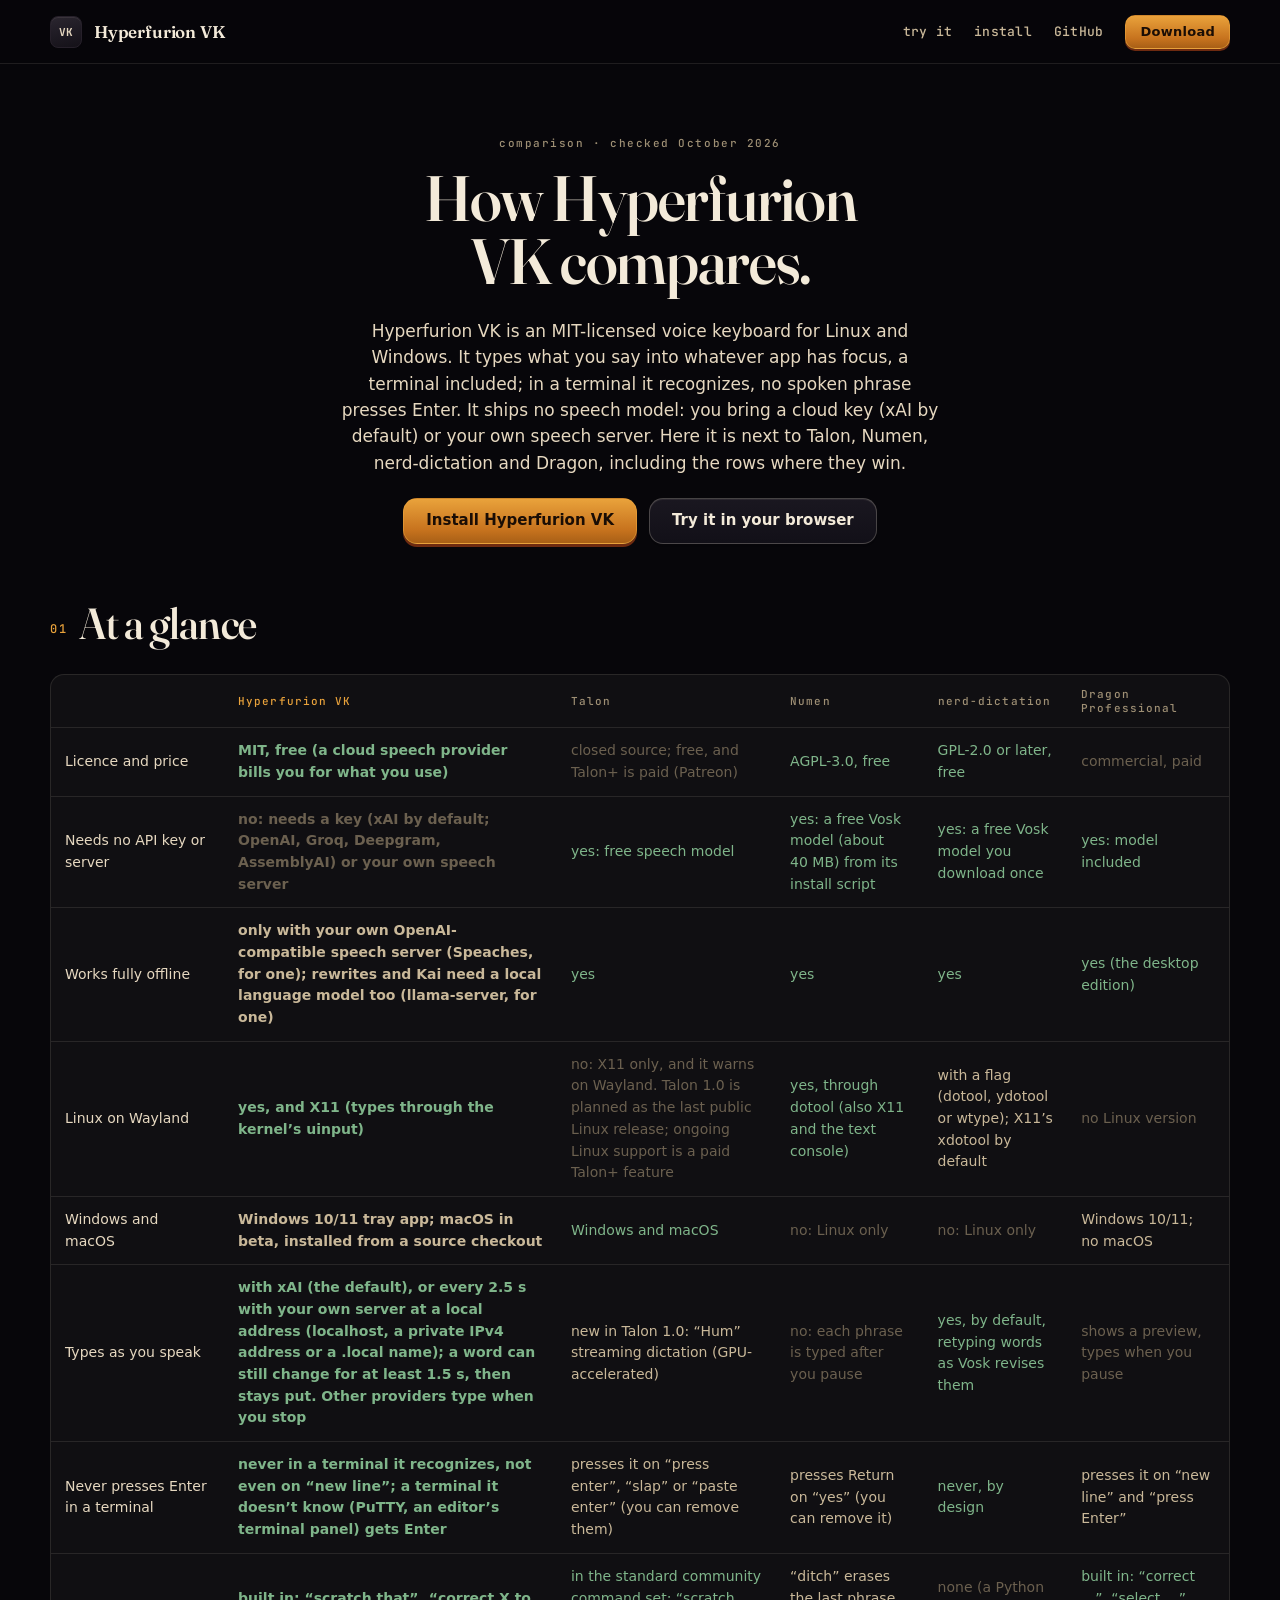
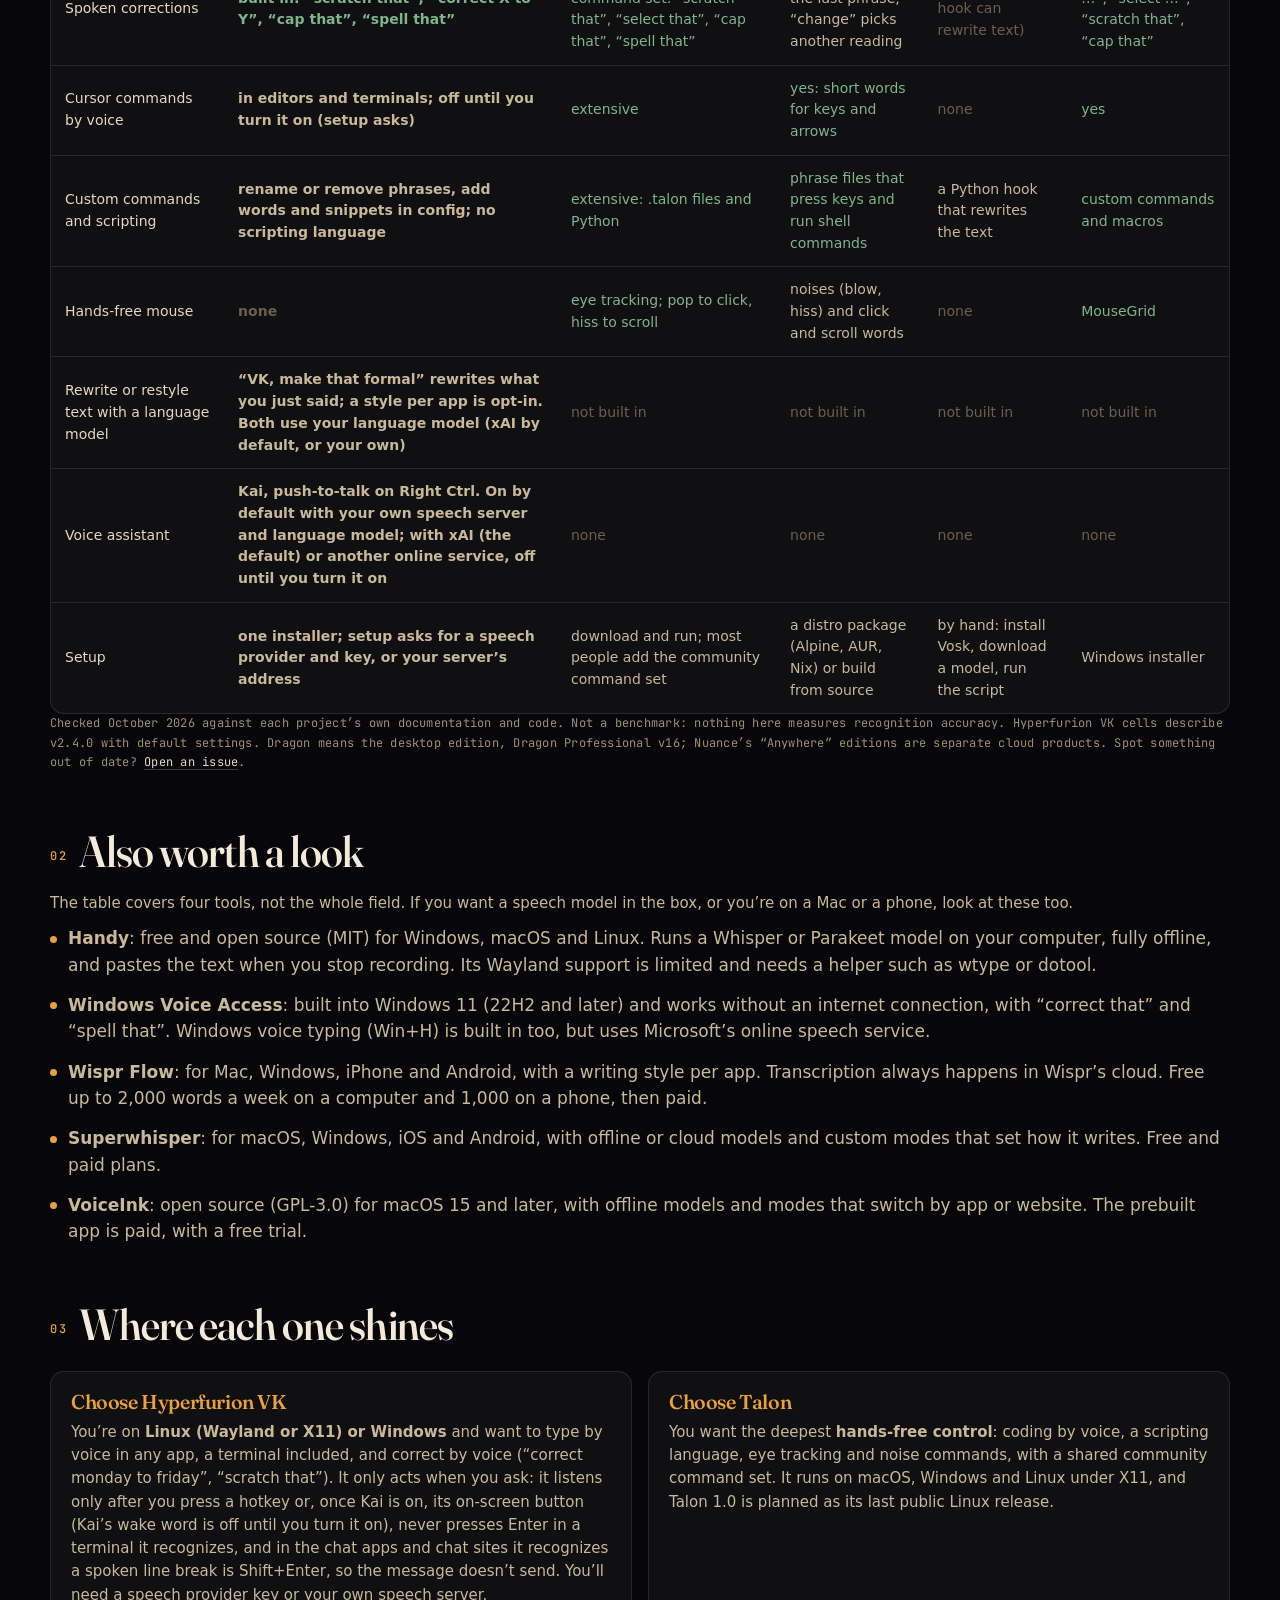
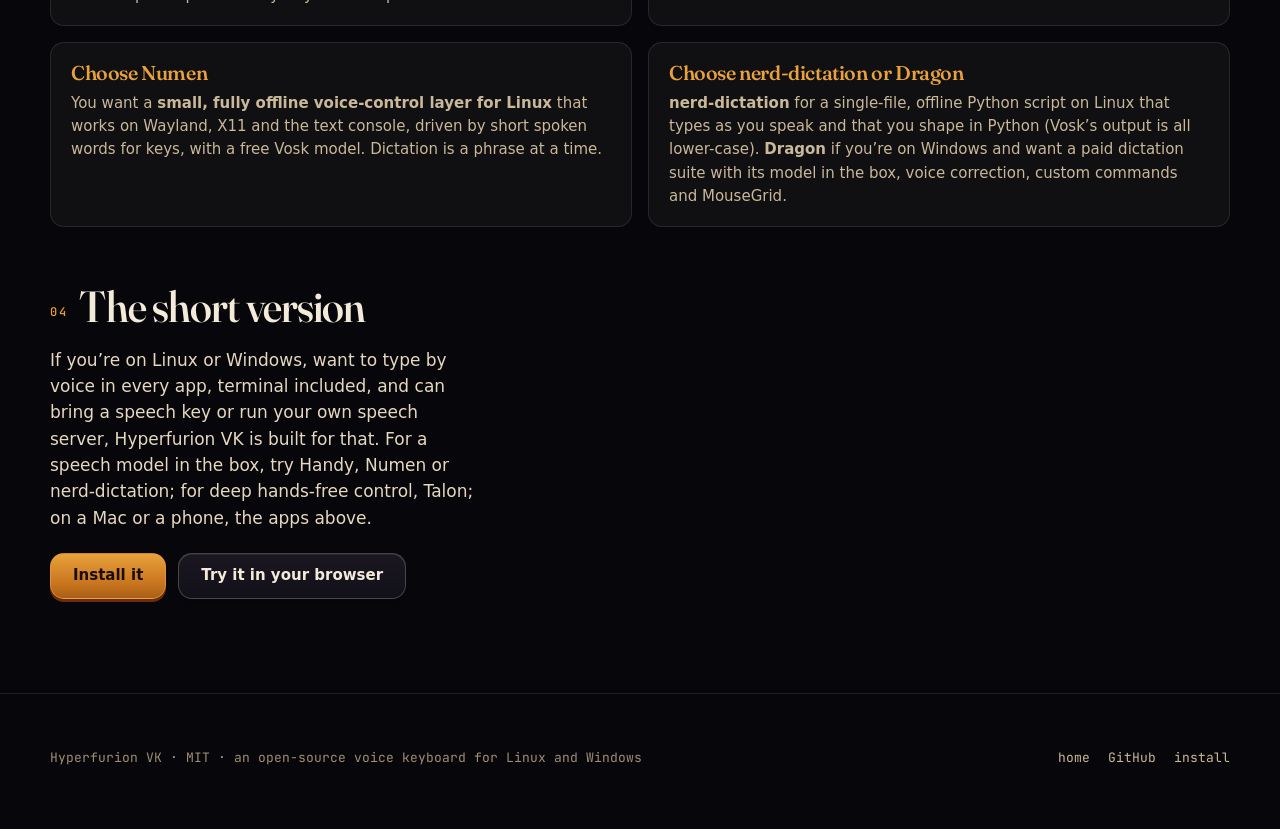
<file: docs/compare.html>
<!doctype html>
<html lang="en" class="js">
<head>
  <meta charset="utf-8" />
  <meta name="viewport" content="width=device-width, initial-scale=1" />
  <title>Hyperfurion VK compared with Talon, Numen, nerd-dictation and Dragon</title>
  <meta name="description" content="Hyperfurion VK, an open-source voice keyboard for Linux and Windows, next to Talon, Numen, nerd-dictation and Dragon, including where they win." />
  <link rel="canonical" href="https://liamghennigan.github.io/Hyperfurion-VK/compare.html" />
  <meta property="og:title" content="Hyperfurion VK compared with Talon, Numen, nerd-dictation and Dragon" />
  <meta property="og:description" content="Speech model, offline use, Wayland, live typing, Enter in a terminal, corrections and scripting: an open-source voice keyboard for Linux and Windows next to four alternatives, with the rows where they win. Checked October 2026." />
  <meta property="og:type" content="website" />
  <meta name="theme-color" content="#07060a" />
  <link rel="icon" href="data:image/svg+xml,%3Csvg xmlns='http://www.w3.org/2000/svg' viewBox='0 0 100 100'%3E%3Crect x='8' y='8' width='84' height='84' rx='20' fill='%231b1820' stroke='%23e9a23b' stroke-width='4'/%3E%3Ctext x='50' y='64' font-family='monospace' font-size='40' font-weight='700' text-anchor='middle' fill='%23f3ead9'%3EVK%3C/text%3E%3C/svg%3E" />
  <style>
    @font-face { font-family: "Fraunces"; src: url("./fonts/fraunces-var.woff2") format("woff2-variations"); font-weight: 100 900; font-display: swap; }
    @font-face { font-family: "Fraunces-fallback"; src: local("Georgia"), local("Times New Roman"); size-adjust: 106%; ascent-override: 98%; descent-override: 25.5%; line-gap-override: 0%; }
    @font-face { font-family: "JetBrains Mono"; src: url("./fonts/jetbrains-mono-var.woff2") format("woff2-variations"); font-weight: 100 800; font-display: swap; }
    :root { color-scheme: dark; --obsidian-0: #07060a; --sand-50: #f3ead9; }
    html { background: var(--obsidian-0); color: var(--sand-50); }
    /* the full table has longer cells than the home page's: give it room, and keep the row names in view while it scrolls sideways on a phone */
    #table table { min-width: 960px; }
    #table tbody th { min-width: 150px; }
    @media (max-width: 1000px) { #table tbody th, #table thead th:first-child { position: sticky; left: 0; z-index: 1; min-width: 120px; background: var(--obsidian-1, #0d0b11); } }
    .also { margin: 24px 0 8px; }
    .also b { color: var(--sand-50); }
  </style>
  <link rel="stylesheet" href="./styles.css" />
</head>
<body>
  <a class="skip" href="#table">Skip to the comparison</a>
  <nav class="nav" aria-label="Primary">
    <div class="wrap nav-inner">
      <a class="brand" href="./"><span class="brand-key" aria-hidden="true">VK</span><span>Hyperfurion&nbsp;VK</span></a>
      <div class="nav-links">
        <a href="./">try it</a>
        <a href="./#install">install</a>
        <a href="https://github.com/liamghennigan/Hyperfurion-VK" rel="noopener">GitHub</a>
        <a class="btn primary small" href="./#install">Download</a>
      </div>
    </div>
  </nav>

  <main class="page">
    <section class="wrap cmp-hero">
      <span class="eyebrow">comparison · checked October 2026</span>
      <h1 style="font-size: clamp(34px, 5.5vw, 64px);">How Hyperfurion VK compares.</h1>
      <p class="lead" style="margin: 0 auto; max-width: 56ch;">Hyperfurion VK is an MIT-licensed voice keyboard for Linux and Windows. It types what you say into whatever app has focus, a terminal included; in a terminal it recognizes, no spoken phrase presses Enter. It ships no speech model: you bring a cloud key (xAI by default) or your own speech server. Here it is next to Talon, Numen, nerd-dictation and Dragon, including the rows where they win.</p>
      <div class="actions">
        <a class="btn primary" href="./#install">Install Hyperfurion VK</a>
        <a class="btn" href="./">Try it in your browser</a>
      </div>
    </section>

    <section class="wrap" id="table">
      <h2><span class="num">01</span>At a glance</h2>
      <div class="tblwrap glass">
        <table>
          <thead><tr><th scope="col"><span class="sr-only">Feature</span></th><th scope="col">Hyperfurion&nbsp;VK</th><th scope="col">Talon</th><th scope="col">Numen</th><th scope="col">nerd-dictation</th><th scope="col">Dragon Professional</th></tr></thead>
          <tbody>
            <tr><th scope="row">Licence and price</th><td class="yes">MIT, free (a cloud speech provider bills you for what you use)</td><td class="no">closed source; free, and Talon+ is paid (Patreon)</td><td class="yes">AGPL-3.0, free</td><td class="yes">GPL-2.0 or later, free</td><td class="no">commercial, paid</td></tr>
            <tr><th scope="row">Needs no API key or server</th><td class="no">no: needs a key (xAI by default; OpenAI, Groq, Deepgram, AssemblyAI) or your own speech server</td><td class="yes">yes: free speech model</td><td class="yes">yes: a free Vosk model (about 40&nbsp;MB) from its install script</td><td class="yes">yes: a free Vosk model you download once</td><td class="yes">yes: model included</td></tr>
            <tr><th scope="row">Works fully offline</th><td class="mid">only with your own OpenAI-compatible speech server (Speaches, for one); rewrites and Kai need a local language model too (llama-server, for one)</td><td class="yes">yes</td><td class="yes">yes</td><td class="yes">yes</td><td class="yes">yes (the desktop edition)</td></tr>
            <tr><th scope="row">Linux on Wayland</th><td class="yes">yes, and X11 (types through the kernel’s uinput)</td><td class="no">no: X11 only, and it warns on Wayland. Talon 1.0 is planned as the last public Linux release; ongoing Linux support is a paid Talon+ feature</td><td class="yes">yes, through dotool (also X11 and the text console)</td><td class="mid">with a flag (dotool, ydotool or wtype); X11’s xdotool by default</td><td class="no">no Linux version</td></tr>
            <tr><th scope="row">Windows and macOS</th><td class="mid">Windows 10/11 tray app; macOS in beta, installed from a source checkout</td><td class="yes">Windows and macOS</td><td class="no">no: Linux only</td><td class="no">no: Linux only</td><td class="mid">Windows 10/11; no macOS</td></tr>
            <tr><th scope="row">Types as you speak</th><td class="yes">with xAI (the default), or every 2.5&nbsp;s with your own server at a local address (localhost, a private IPv4 address or a .local name); a word can still change for at least 1.5&nbsp;s, then stays put. Other providers type when you stop</td><td class="mid">new in Talon 1.0: “Hum” streaming dictation (GPU-accelerated)</td><td class="no">no: each phrase is typed after you pause</td><td class="yes">yes, by default, retyping words as Vosk revises them</td><td class="no">shows a preview, types when you pause</td></tr>
            <tr><th scope="row">Never presses Enter in a terminal</th><td class="yes">never in a terminal it recognizes, not even on “new line”; a terminal it doesn’t know (PuTTY, an editor’s terminal panel) gets Enter</td><td class="mid">presses it on “press enter”, “slap” or “paste enter” (you can remove them)</td><td class="mid">presses Return on “yes” (you can remove it)</td><td class="yes">never, by design</td><td class="mid">presses it on “new line” and “press Enter”</td></tr>
            <tr><th scope="row">Spoken corrections</th><td class="yes">built in: “scratch that”, “correct X to Y”, “cap that”, “spell that”</td><td class="yes">in the standard community command set: “scratch that”, “select that”, “cap that”, “spell that”</td><td class="mid">“ditch” erases the last phrase, “change” picks another reading</td><td class="no">none (a Python hook can rewrite text)</td><td class="yes">built in: “correct …”, “select …”, “scratch that”, “cap that”</td></tr>
            <tr><th scope="row">Cursor commands by voice</th><td class="mid">in editors and terminals; off until you turn it on (setup asks)</td><td class="yes">extensive</td><td class="yes">yes: short words for keys and arrows</td><td class="no">none</td><td class="yes">yes</td></tr>
            <tr><th scope="row">Custom commands and scripting</th><td class="mid">rename or remove phrases, add words and snippets in config; no scripting language</td><td class="yes">extensive: .talon files and Python</td><td class="yes">phrase files that press keys and run shell commands</td><td class="mid">a Python hook that rewrites the text</td><td class="yes">custom commands and macros</td></tr>
            <tr><th scope="row">Hands-free mouse</th><td class="no">none</td><td class="yes">eye tracking; pop to click, hiss to scroll</td><td class="mid">noises (blow, hiss) and click and scroll words</td><td class="no">none</td><td class="yes">MouseGrid</td></tr>
            <tr><th scope="row">Rewrite or restyle text with a language model</th><td class="mid">“VK, make that formal” rewrites what you just said; a style per app is opt-in. Both use your language model (xAI by default, or your own)</td><td class="no">not built in</td><td class="no">not built in</td><td class="no">not built in</td><td class="no">not built in</td></tr>
            <tr><th scope="row">Voice assistant</th><td class="mid">Kai, push-to-talk on Right Ctrl. On by default with your own speech server and language model; with xAI (the default) or another online service, off until you turn it on</td><td class="no">none</td><td class="no">none</td><td class="no">none</td><td class="no">none</td></tr>
            <tr><th scope="row">Setup</th><td class="mid">one installer; setup asks for a speech provider and key, or your server’s address</td><td class="mid">download and run; most people add the community command set</td><td class="mid">a distro package (Alpine, AUR, Nix) or build from source</td><td class="mid">by hand: install Vosk, download a model, run the script</td><td class="mid">Windows installer</td></tr>
          </tbody>
        </table>
      </div>
      <p class="sigcap">Checked October 2026 against each project’s own documentation and code. Not a benchmark: nothing here measures recognition accuracy. Hyperfurion VK cells describe v2.4.0 with default settings. Dragon means the desktop edition, Dragon Professional v16; Nuance’s “Anywhere” editions are separate cloud products. Spot something out of date? <a href="https://github.com/liamghennigan/Hyperfurion-VK/issues" rel="noopener">Open an issue</a>.</p>
    </section>

    <section class="wrap">
      <h2><span class="num">02</span>Also worth a look</h2>
      <p class="also">The table covers four tools, not the whole field. If you want a speech model in the box, or you’re on a Mac or a phone, look at these too.</p>
      <ul class="edges">
        <li><b>Handy</b>: free and open source (MIT) for Windows, macOS and Linux. Runs a Whisper or Parakeet model on your computer, fully offline, and pastes the text when you stop recording. Its Wayland support is limited and needs a helper such as wtype or dotool.</li>
        <li><b>Windows Voice Access</b>: built into Windows 11 (22H2 and later) and works without an internet connection, with “correct that” and “spell that”. Windows voice typing (Win+H) is built in too, but uses Microsoft’s online speech service.</li>
        <li><b>Wispr Flow</b>: for Mac, Windows, iPhone and Android, with a writing style per app. Transcription always happens in Wispr’s cloud. Free up to 2,000 words a week on a computer and 1,000 on a phone, then paid.</li>
        <li><b>Superwhisper</b>: for macOS, Windows, iOS and Android, with offline or cloud models and custom modes that set how it writes. Free and paid plans.</li>
        <li><b>VoiceInk</b>: open source (GPL-3.0) for macOS 15 and later, with offline models and modes that switch by app or website. The prebuilt app is paid, with a free trial.</li>
      </ul>
    </section>

    <section class="wrap">
      <h2><span class="num">03</span>Where each one shines</h2>
      <div class="shine">
        <div><h3>Choose Hyperfurion VK</h3><p>You’re on <b>Linux (Wayland or X11) or Windows</b> and want to type by voice in any app, a terminal included, and correct by voice (“correct monday to friday”, “scratch that”). It only acts when you ask: it listens only after you press a hotkey or, once Kai is on, its on-screen button (Kai’s wake word is off until you turn it on), never presses Enter in a terminal it recognizes, and in the chat apps and chat sites it recognizes a spoken line break is Shift+Enter, so the message doesn’t send. You’ll need a speech provider key or your own speech server.</p></div>
        <div><h3>Choose Talon</h3><p>You want the deepest <b>hands-free control</b>: coding by voice, a scripting language, eye tracking and noise commands, with a shared community command set. It runs on macOS, Windows and Linux under X11, and Talon 1.0 is planned as its last public Linux release.</p></div>
        <div><h3>Choose Numen</h3><p>You want a <b>small, fully offline voice-control layer for Linux</b> that works on Wayland, X11 and the text console, driven by short spoken words for keys, with a free Vosk model. Dictation is a phrase at a time.</p></div>
        <div><h3>Choose nerd-dictation or Dragon</h3><p><b>nerd-dictation</b> for a single-file, offline Python script on Linux that types as you speak and that you shape in Python (Vosk’s output is all lower-case). <b>Dragon</b> if you’re on Windows and want a paid dictation suite with its model in the box, voice correction, custom commands and MouseGrid.</p></div>
      </div>
    </section>

    <section class="wrap" style="padding-bottom: 80px;">
      <h2><span class="num">04</span>The short version</h2>
      <p class="lead">If you’re on Linux or Windows, want to type by voice in every app, terminal included, and can bring a speech key or run your own speech server, Hyperfurion VK is built for that. For a speech model in the box, try Handy, Numen or nerd-dictation; for deep hands-free control, Talon; on a Mac or a phone, the apps above.</p>
      <div class="actions">
        <a class="btn primary" href="./#install">Install it</a>
        <a class="btn" href="./">Try it in your browser</a>
      </div>
    </section>
  </main>

  <footer>
    <div class="wrap footer-grid">
      <div>Hyperfurion VK · MIT · an open-source voice keyboard for Linux and Windows</div>
      <div class="footer-links">
        <a href="./">home</a>
        <a href="https://github.com/liamghennigan/Hyperfurion-VK" rel="noopener">GitHub</a>
        <a href="./#install">install</a>
      </div>
    </div>
  </footer>
</body>
</html>
</file>
<file: docs/styles.css>
/* ═══ Hyperfurion VK — obsidian glass, dune spice ═════════════════════════
   One stylesheet for the landing page and the comparison page. Obsidian
   carries the structure, spice marks the molten text and the one primary
   action, sand is what you read, consent gold is reserved for the Enter
   key and the words about it. Nothing on the page moves until you do. */

:root {
  color-scheme: dark;
  /* obsidian — the ground */
  --obsidian-0: #07060a; --obsidian-1: #0c0b11; --obsidian-2: #121018; --obsidian-3: #1a1720;
  --key-hi: #2b262f; --key-top: #201c25; --key-lo: #141118; --key-side: #060509;
  --plate: #0e0c12; --plate-edge: #26202a;
  /* glass */
  --glass: rgba(255,243,224,.04); --glass-2: rgba(255,243,224,.07);
  --glass-line: rgba(255,243,224,.10); --glass-line-2: rgba(255,243,224,.22); --glass-hi: rgba(255,243,224,.08);
  /* spice — the accent family, used sparingly */
  --cinnamon: #b4511f; --saffron: #e9a23b; --amber: #c7731e; --spice-deep: #6e2a10; --spice-glow: rgba(233,162,59,.22);
  /* sand — neutrals and text */
  --sand-50: #f3ead9; --sand-100: #e6d8c0; --sand-300: #c9b899; --sand-500: #9e8f74; --sand-700: #6b604f;
  /* semantic */
  --molten: var(--saffron); --molten-soft: rgba(233,162,59,.16);
  --repair: #d9552b; --repair-soft: rgba(217,85,43,.18);
  --frozen: var(--sand-50);
  --consent: #d9b86a; --consent-glow: rgba(217,184,106,.30);
  --live: #7fb58a; --rec: #e0542e;
  /* shape, rhythm, motion */
  --max: 1180px; --r-sm: 8px; --r-md: 14px; --r-lg: 22px; --r-pill: 999px;
  --u: clamp(23px, 2.45vw, 36px); --r-key: calc(var(--u) * .13);
  --d-1: 60ms; --d-2: 140ms; --d-3: 240ms; --d-4: 420ms;
  --ease-out: cubic-bezier(.2,.8,.2,1); --ease-spring: cubic-bezier(.34,1.56,.64,1);
  --serif: "Fraunces", "Fraunces-fallback", Georgia, "Times New Roman", serif;
  --mono: "JetBrains Mono", ui-monospace, SFMono-Regular, Menlo, monospace;
  --sans: ui-sans-serif, system-ui, -apple-system, "Segoe UI", Roboto, sans-serif;
  --nav-h: 64px;
}
@media (max-width: 900px) { :root { --nav-h: 56px; --u: calc((100vw - 32px - 60px - 20px) / 16 * .95); } }

/* ─── base ─────────────────────────────────────────────────────────────── */
* { box-sizing: border-box; }
[hidden] { display: none !important; }
html { scroll-behavior: smooth; scroll-padding-top: calc(var(--nav-h) + 12px); -webkit-text-size-adjust: 100%; }
body { margin: 0; background: var(--obsidian-0); color: var(--sand-50); font: 17px/1.55 var(--sans); overflow-x: hidden; font-variant-numeric: tabular-nums; }
h1, h2, h3 { font-family: var(--serif); font-weight: 500; letter-spacing: -.02em; margin: 0 0 .4em; color: var(--sand-50); text-wrap: balance; }
h1 { font-size: clamp(42px, 5.6vw, 76px); line-height: .98; font-variation-settings: "opsz" 144, "wght" 560, "SOFT" 30; }
h1 em { font-style: italic; font-variation-settings: "opsz" 144, "wght" 440, "SOFT" 60;
  background: linear-gradient(100deg, var(--sand-100) 0%, var(--saffron) 55%, var(--cinnamon) 100%); -webkit-background-clip: text; background-clip: text; -webkit-text-fill-color: transparent; }
h2 { font-size: clamp(28px, 3.4vw, 44px); line-height: 1.06; font-variation-settings: "opsz" 96, "wght" 540, "SOFT" 20; }
h3 { font-size: clamp(20px, 2vw, 26px); line-height: 1.15; font-variation-settings: "opsz" 40, "wght" 560; }
p { margin: 0 0 1em; }
a { color: var(--sand-100); text-decoration-color: var(--glass-line-2); text-underline-offset: 3px; }
a:hover { color: var(--saffron); }
code, kbd, pre { font-family: var(--mono); font-feature-settings: "zero" 1; }
code { font-size: .9em; color: var(--sand-100); background: var(--glass); border: 1px solid var(--glass-line); border-radius: 6px; padding: .05em .4em; }
/* a code block is one surface, not a pill per line */
pre code { font-size: inherit; color: inherit; background: none; border: 0; border-radius: 0; padding: 0; }
kbd { display: inline-block; font: 600 .78em/1 var(--mono); color: var(--sand-100); padding: .42em .6em .5em; margin: 0 2px;
  background: linear-gradient(165deg, var(--key-hi), var(--key-top) 45%, var(--key-lo)); border: 1px solid var(--plate-edge); border-radius: 6px;
  box-shadow: 0 2px 0 var(--key-side), inset 0 1px 0 var(--glass-hi); vertical-align: .15em; }
.wrap { width: min(var(--max), 100% - 32px); margin: 0 auto; }
.sr-only { position: absolute; width: 1px; height: 1px; overflow: hidden; clip: rect(0 0 0 0); white-space: nowrap; }
.skip { position: absolute; left: 16px; top: -60px; z-index: 50; padding: 10px 14px; background: var(--obsidian-3); border-radius: var(--r-sm); }
.skip:focus { top: 12px; }
:focus-visible { outline: 2px solid var(--saffron); outline-offset: 3px; border-radius: 4px; }
.eyebrow { display: inline-flex; align-items: center; gap: 8px; font: 500 11px/1 var(--mono); letter-spacing: .14em; color: var(--sand-500); margin-bottom: 18px; }
.eyebrow.consent { color: var(--consent); }
.eyebrow .dot { width: 7px; height: 7px; border-radius: 50%; background: var(--saffron); }
.eyebrow .dot.live { background: var(--live); }
.sigcap { font: 12px/1.6 var(--mono); letter-spacing: .02em; color: var(--sand-500); }
.muted { color: var(--sand-300); }
.lead { font-size: clamp(17px, 1.3vw, 19px); color: var(--sand-100); max-width: min(40ch, 100%); }

/* buttons */
.btn { display: inline-flex; align-items: center; justify-content: center; gap: 8px; cursor: pointer;
  font: 600 15px/1 var(--sans); color: var(--sand-50); text-decoration: none; padding: 14px 22px 15px; border-radius: var(--r-md);
  background: linear-gradient(180deg, var(--obsidian-3), var(--obsidian-2)); border: 1px solid var(--glass-line-2);
  box-shadow: 0 3px 0 var(--key-side), inset 0 1px 0 var(--glass-hi); transition: transform var(--d-2) var(--ease-out), box-shadow var(--d-2) var(--ease-out); }
.btn:hover { color: var(--sand-50); border-color: var(--sand-700); }
.btn:active { transform: translateY(3px); box-shadow: 0 0 0 var(--key-side), inset 0 1px 0 var(--glass-hi); }
.btn.primary { color: #1a0d05; background: linear-gradient(180deg, var(--saffron), var(--amber) 70%, #a85f16); border-color: rgba(233,162,59,.6); box-shadow: 0 3px 0 var(--spice-deep); }
.btn.primary:active { box-shadow: 0 0 0 var(--spice-deep); }
.btn.small { font-size: 13px; padding: 9px 14px 10px; border-radius: 10px; box-shadow: 0 2px 0 var(--key-side); }
.btn.primary.small { box-shadow: 0 2px 0 var(--spice-deep); }
.btn.quiet { background: transparent; box-shadow: none; }
.btn:disabled { opacity: .5; cursor: default; }
.actions { display: flex; flex-wrap: wrap; gap: 12px; margin: 22px 0 14px; }

/* ─── nav ──────────────────────────────────────────────────────────────── */
.nav { position: sticky; top: 0; z-index: 40; height: var(--nav-h); background: rgba(7,6,10,.92); border-bottom: 1px solid var(--glass-line); }
.nav-inner { display: flex; align-items: center; justify-content: space-between; height: 100%; }
.brand { display: inline-flex; align-items: center; gap: 12px; font: 600 17px var(--serif); color: var(--sand-50); text-decoration: none; letter-spacing: -.01em; }
.brand-key { display: grid; place-items: center; width: 32px; height: 32px; border-radius: 8px; font: 700 11px var(--mono); color: var(--sand-100);
  background: linear-gradient(165deg, var(--key-hi), var(--key-top) 45%, var(--key-lo)); border: 1px solid var(--plate-edge); box-shadow: 0 2px 0 var(--key-side), inset 0 1px 0 var(--glass-hi); }
.nav-links { display: flex; align-items: center; gap: 22px; font: 500 13px var(--mono); letter-spacing: .02em; }
.nav-links a { color: var(--sand-300); text-decoration: none; }
.nav-links a:hover { color: var(--sand-50); }
.nav-links .btn { color: #1a0d05; }
@media (max-width: 760px) { .nav-links a:not(.btn) { display: none; } .nav-links { gap: 14px; } }

/* ─── hero: copy beside a working instance ─────────────────────────────── */
.hero { padding: 48px 0 56px; }
.hero-grid { display: grid; grid-template-columns: minmax(0, 5fr) minmax(0, 7fr); gap: 48px; align-items: start; }
.hero-copy { padding-top: 28px; }
.hero-copy .hint { font: 13px/1.6 var(--mono); color: var(--sand-500); max-width: 42ch; }
.stage { display: grid; gap: 14px; min-width: 0; }
.stage > * { min-width: 0; }
.stage-note { margin: 0; }
.stage-note a { color: var(--sand-300); }
@media (max-width: 900px) {
  .hero { padding: 28px 0 56px; }
  .hero-grid { grid-template-columns: 1fr; gap: 28px; }
  .hero-copy { padding-top: 0; }
  .hero-copy .hint { display: none; }
}

/* ─── the keyboard ─────────────────────────────────────────────────────── */
.stage-3d { perspective: 1400px; perspective-origin: 50% 0%; }
.board { position: relative; width: calc(var(--u) * 16 + 15 * 4px + 20px); margin: 0 auto; padding: 10px;
  transform-style: preserve-3d; transform-origin: 50% 0%; transform: rotateX(26deg); display: grid; gap: 4px; }
.plate { position: absolute; inset: 0; border-radius: calc(var(--r-key) + 8px); background: linear-gradient(160deg, #15121a, var(--plate) 50%, #0a090d); border: 1px solid var(--plate-edge);
  box-shadow: inset 0 1px 0 rgba(255,243,224,.06), 0 24px 40px -12px rgba(0,0,0,.8), 0 2px 0 var(--key-side), 0 14px 0 -6px #040306; transform: translateZ(-1px); }
.row { display: grid; grid-template-columns: repeat(64, 1fr); gap: 4px; height: var(--u); }
.row:first-child { height: calc(var(--u) * .78); margin-bottom: calc(var(--u) * .12); }
.gap { grid-column: span calc(var(--w) * 4); }
.key { position: relative; grid-column: span calc(var(--w) * 4); border-radius: var(--r-key);
  background: linear-gradient(165deg, var(--key-hi) 0%, var(--key-top) 45%, var(--key-lo) 100%);
  box-shadow: 0 5px 0 var(--key-side), 0 12px 14px -6px rgba(0,0,0,.5), inset 0 1px 0 rgba(255,243,224,.07);
  transform: translateZ(8px); transition: transform var(--d-2) var(--ease-spring);
  display: flex; align-items: flex-end; padding: 0 0 calc(var(--u) * .14) calc(var(--u) * .16); }
.key.down { transform: translateZ(2px); transition: transform 50ms var(--ease-out); box-shadow: 0 1px 0 var(--key-side), 0 4px 8px -4px rgba(0,0,0,.6), inset 0 1px 0 rgba(255,243,224,.05); }
.legend { font: 500 max(11px, calc(var(--u) * .3))/1 var(--mono); letter-spacing: .01em; color: var(--sand-50); transition: color var(--d-3); }
.key.down .legend { color: var(--saffron); transition: none; }
.key.down.repair .legend { color: var(--repair); }
.key.down.navkey .legend, .key.down.navkey .sub { color: var(--live); }
.key.mod .legend, .key.edit .legend, .key.consent .legend { font-size: max(9px, calc(var(--u) * .22)); color: var(--sand-300); }
.key .sub { position: absolute; right: calc(var(--u) * .14); top: calc(var(--u) * .14); font: 500 max(7px, calc(var(--u) * .16))/1 var(--mono); letter-spacing: .06em; color: var(--sand-500); }
.key.consent { box-shadow: 0 5px 0 var(--key-side), 0 12px 14px -6px rgba(0,0,0,.5), inset 0 0 0 1px var(--consent), inset 0 1px 0 rgba(255,243,224,.07);
  transition: transform var(--d-2) var(--ease-spring), box-shadow var(--d-4) var(--ease-out); }
.key.consent .legend, .key.consent .sub { color: var(--consent); }
.key.consent.ring { box-shadow: 0 5px 0 var(--key-side), 0 12px 14px -6px rgba(0,0,0,.5), inset 0 0 0 2px #fff7e8; transition: box-shadow 0s; }
@media (max-width: 640px) {
  .key[data-opt] .legend, .key .sub { display: none; }
  .key { padding: 0 0 calc(var(--u) * .1) calc(var(--u) * .12); }
}
/* the top row is the board's second child (the plate comes first) */
@media (max-width: 360px) { .key[data-opt] { display: none; } .plate + .row { display: none; } }
/* a phone: a one-unit key is narrower than "ctrl" at the legend size —
   smaller mod legends, a one-unit key's legend centered, nothing spills
   onto the next key */
@media (max-width: 480px) {
  .key { overflow: hidden; }
  .key.mod .legend, .key.edit .legend { font-size: min(8px, calc(var(--u) * .46)); letter-spacing: -.02em; }
  .key[data-code="ControlRight"], .key[data-code="Delete"] { justify-content: center; padding-left: 0; }
  .key[data-code="ControlRight"] .legend, .key[data-code="Delete"] .legend { font-size: min(7px, calc(var(--u) * .42)); letter-spacing: -.05em; }
}
@media (max-width: 640px) {
  .row:first-child .gap { display: none; }
  .key[data-code^="Arrow"] .legend, .key[data-code="PageUp"] .legend, .key[data-code="PageDown"] .legend, .key[data-code="Home"] .legend, .key[data-code="End"] .legend { font-size: 0; }
  .key[data-code^="Arrow"] .legend::after, .key[data-code="PageUp"] .legend::after, .key[data-code="PageDown"] .legend::after, .key[data-code="Home"] .legend::after, .key[data-code="End"] .legend::after { font: 500 max(8px, calc(var(--u) * .3))/1 var(--sans); color: var(--sand-300); }
  .key[data-code="ArrowLeft"] .legend::after { content: "\2190"; } .key[data-code="ArrowUp"] .legend::after { content: "\2191"; }
  .key[data-code="ArrowRight"] .legend::after { content: "\2192"; } .key[data-code="ArrowDown"] .legend::after { content: "\2193"; }
  .key[data-code="PageUp"] .legend::after { content: "\21E7"; } .key[data-code="PageDown"] .legend::after { content: "\21E9"; }
  .key[data-code="Home"] .legend::after { content: "\21E4"; } .key[data-code="End"] .legend::after { content: "\21E5"; }
}

/* ─── the focused window ───────────────────────────────────────────────── */
.fwin { display: grid; grid-template-rows: auto 1fr auto; background: var(--obsidian-1); border: 1px solid var(--glass-line); border-radius: var(--r-md);
  font-family: var(--mono); font-size: 14px; line-height: 1.5; color: var(--sand-100); contain: layout paint; height: 212px; }
.fwin-bar { display: flex; align-items: center; gap: 10px; padding: 9px 14px; border-bottom: 1px solid var(--glass-line); font-size: 12px; color: var(--sand-500); flex-wrap: wrap; }
.fwin-dots { display: inline-flex; gap: 5px; }
.fwin-dots i { width: 8px; height: 8px; border-radius: 50%; background: var(--glass-line-2); }
.fwin-title { color: var(--sand-100); }
.fwin-app::before { content: "— "; }
.fwin-tabs { display: flex; gap: 2px; margin-left: auto; }
.fwin-tabs [role=tab] { font: 500 11px/1 var(--mono); letter-spacing: .06em; color: var(--sand-500); background: transparent; border: 1px solid transparent; border-radius: var(--r-pill); padding: 5px 9px; cursor: pointer; }
.fwin-tabs [role=tab][aria-selected="true"] { color: var(--sand-50); background: var(--glass-2); border-color: var(--glass-line); }
.fwin-body { padding: 10px 16px 6px; overflow: hidden; min-height: 0; display: flex; flex-direction: column; justify-content: flex-end; }
.fwin-doc { white-space: pre-wrap; word-break: break-word; tab-size: 4; color: var(--sand-100); max-height: 100%; overflow: hidden; }
.fwin-doc .text { color: var(--frozen); }
.fwin-doc .sel { background: rgba(217,184,106,.28); color: var(--sand-50); box-shadow: 0 0 0 1px rgba(217,184,106,.35); border-radius: 2px; }
.fwin[data-register="terminal"] .prompt::before, .fwin[data-register="shell"] .prompt::before { content: "$ "; color: var(--live); }
.fwin[data-register="python"] .prompt::before { content: ">>> "; color: var(--sand-500); }
.frozen { color: var(--frozen); }
.molten { color: var(--molten); }
.molten.repair { color: var(--repair); }
.caret { display: inline-block; width: 2px; height: 1.1em; vertical-align: -.15em; margin-left: 1px; background: var(--saffron); }
.caret.moved { background: var(--live); }
.placeholder { color: var(--sand-700); margin-left: 8px; }
.fwin.typing .placeholder, .recording .placeholder, .autopilot .placeholder, .fwin.has-text .placeholder { display: none; }
.recording .caret { animation: blink 1.1s steps(1) infinite; }
.fwin-instr { font-size: 12px; color: var(--saffron); margin: 6px 0 0; }
.fwin-status { height: 34px; display: flex; align-items: center; padding: 0 14px; border-top: 1px solid var(--glass-line); font-size: 11px; color: var(--sand-500); white-space: nowrap; overflow: hidden; text-overflow: ellipsis; }
.fwin-status .msg { min-width: 0; overflow: hidden; white-space: normal; line-height: 1.3; display: -webkit-box; -webkit-box-orient: vertical; -webkit-line-clamp: 2; line-clamp: 2; }
.fwin-status .yours { flex: none; white-space: nowrap; }
.fwin-status.live { color: var(--live); }
.fwin-status.sim { color: var(--saffron); }
.fwin-status.err { color: var(--rec); }
.fwin-status.consent { color: var(--consent); }
.fwin-status.nav { color: var(--live); }
.fwin-status .yours { color: var(--consent); margin-left: 10px; }
@keyframes blink { 50% { opacity: 0; } }

/* ─── stage bar: mic and controls ──────────────────────────────────────── */
.stage-bar { display: flex; align-items: center; gap: 14px; flex-wrap: wrap; }
.spacer { flex: 1; }
.mic { width: 56px; height: 56px; flex: none; border-radius: 50%; cursor: pointer; display: grid; place-items: center; color: var(--sand-50);
  background: linear-gradient(180deg, var(--obsidian-3), var(--obsidian-2)); border: 1px solid var(--glass-line-2);
  box-shadow: 0 4px 0 var(--key-side), inset 0 1px 0 var(--glass-hi); transition: transform var(--d-2) var(--ease-out), box-shadow var(--d-2); }
.mic svg { width: 22px; height: 22px; fill: currentColor; }
.mic:hover { border-color: var(--saffron); }
.mic:active { transform: translateY(3px); box-shadow: 0 1px 0 var(--key-side); }
.mic.live { color: #1a0d05; background: linear-gradient(180deg, var(--saffron), var(--amber)); border-color: var(--saffron); box-shadow: 0 4px 0 var(--spice-deep); }
.mic-cap { font: 600 15px/1.3 var(--sans); color: var(--sand-100); }
.recording .mic-cap { color: var(--live); }
.textbtn { font: 500 13px/1 var(--mono); color: var(--sand-300); background: none; border: 0; padding: 8px 0; cursor: pointer; white-space: nowrap; text-decoration: underline; text-decoration-color: var(--glass-line-2); text-underline-offset: 4px; }
.textbtn:hover { color: var(--saffron); }
.textbtn[aria-pressed="true"] { color: var(--saffron); }
.linkbtn { font: inherit; color: var(--sand-100); background: none; border: 0; padding: 0; cursor: pointer; text-decoration: underline; text-decoration-color: var(--glass-line-2); text-underline-offset: 3px; }
.linkbtn:hover { color: var(--saffron); }
.sbtn { font: 500 12px/1 var(--mono); letter-spacing: .02em; color: var(--sand-300); background: transparent; border: 1px solid var(--glass-line); border-radius: var(--r-pill); padding: 9px 14px; cursor: pointer; }
.sbtn:hover { color: var(--sand-50); border-color: var(--glass-line-2); }
.sbtn[aria-pressed="true"] { color: var(--saffron); border-color: rgba(233,162,59,.4); }
.sbtn.stop { color: var(--rec); border-color: rgba(224,84,46,.5); }
@media (max-width: 900px) {
  .fwin { height: 160px; }
  .stage-3d { perspective: 2400px; }
  .mic-cap { font-size: 14px; }
  .textbtn { font-size: 12px; }
  .sbtn { padding: 8px 10px; font-size: 11px; }
}

/* ─── hints: what to say ───────────────────────────────────────────────── */
.hints { display: flex; flex-wrap: wrap; align-items: center; gap: 8px; margin: -4px 0 0; }
.hints-lead { font: 500 11px/1 var(--mono); letter-spacing: .12em; color: var(--sand-500); margin-right: 4px; }
.chip { font: 500 12px/1 var(--mono); color: var(--sand-300); background: var(--glass); border: 1px solid var(--glass-line); border-radius: var(--r-pill); padding: 7px 11px; cursor: pointer;
  transition: color var(--d-2), border-color var(--d-2), background var(--d-2), box-shadow var(--d-3) var(--ease-out); }
.chip:hover { color: var(--sand-50); border-color: var(--glass-line-2); }
.hints.live .chip { cursor: default; }
.chip.lit { color: #1a0d05; background: linear-gradient(180deg, var(--saffron), var(--amber)); border-color: var(--saffron); box-shadow: 0 0 0 4px var(--spice-glow); }
@media (max-width: 640px) { .chip { font-size: 11px; padding: 6px 9px; } }

/* ─── rows: copy beside a figure ───────────────────────────────────────── */
.section { padding: 64px 0; }
.section + .section { border-top: 1px solid var(--glass-line); }
@media (max-width: 640px) { .section { padding: 44px 0; } }
.row-grid { display: grid; grid-template-columns: minmax(0, 1fr) minmax(0, 1fr); gap: 48px; align-items: center; }
.row-grid > div p { color: var(--sand-300); }
@media (max-width: 900px) { .row-grid { grid-template-columns: 1fr; gap: 24px; } }
.fig { margin: 0; padding: 22px 24px; background: var(--obsidian-1); border: 1px solid var(--glass-line); border-radius: var(--r-md); font-family: var(--mono); font-size: 15px; display: grid; gap: 12px; }
.sample { margin: 0; font-size: 18px; line-height: 1.5; }
.sample.term::before { content: "$ "; color: var(--live); }
.legend-dots { display: flex; gap: 12px; font-size: 11px; color: var(--sand-500); }
.legend-dots i { display: inline-block; width: 7px; height: 7px; border-radius: 50%; margin-right: 5px; }
.legend-dots .m { background: var(--molten); } .legend-dots .r { background: var(--repair); } .legend-dots .f { background: var(--frozen); }
.held { color: var(--consent); border: 1px solid rgba(217,184,106,.4); border-radius: var(--r-pill); padding: 2px 8px; margin-right: 8px; }
.pane { display: grid; gap: 4px; padding: 10px 12px; border: 1px solid var(--glass-line); border-radius: 10px; background: var(--glass); }
.pane-title { font-size: 11px; color: var(--sand-500); letter-spacing: .04em; }
.pane-text { color: var(--sand-50); white-space: pre-wrap; word-break: break-word; min-height: 1.4em; }
.pane[data-register="terminal"] .pane-text::before { content: "$ "; color: var(--live); }
.pane[data-register="shell"] .pane-text::before { content: "$ "; color: var(--live); }
.pane[data-register="python"] .pane-text::before { content: ">>> "; color: var(--sand-500); }
.conf { margin: 0; font-size: 14px; line-height: 1.7; color: var(--sand-100); white-space: pre-wrap; }
.conf .c { color: var(--sand-500); } .conf .s { color: var(--saffron); }
.aphorism { font-family: var(--serif); font-style: italic; font-size: clamp(20px, 2vw, 26px); color: var(--consent) !important; font-variation-settings: "opsz" 60, "wght" 420; margin-top: 10px; }

/* ─── install, features, compare, edges ────────────────────────────────── */
.install-grid { display: grid; grid-template-columns: minmax(0, 1fr) minmax(0, 1.1fr); gap: 40px; align-items: start; }
@media (max-width: 900px) { .install-grid { grid-template-columns: 1fr; } }
.install-copy p { color: var(--sand-300); }
.disclosure { margin-top: 18px; border: 1px solid var(--glass-line); border-radius: var(--r-md); padding: 0 16px; }
.disclosure summary { cursor: pointer; padding: 12px 0; font: 500 13px var(--mono); color: var(--sand-100); letter-spacing: .02em; }
.disclosure ul { margin: 0 0 14px; padding-left: 18px; color: var(--sand-300); font-size: 15px; }
.disclosure li + li { margin-top: 8px; }
.install-terminals { display: grid; gap: 16px; }
.terminal { background: #0a090e; border: 1px solid var(--glass-line); border-radius: var(--r-md); overflow: hidden; }
.terminal-bar { display: flex; justify-content: space-between; align-items: center; padding: 8px 14px; border-bottom: 1px solid var(--glass-line); font: 11px var(--mono); letter-spacing: .06em; color: var(--sand-500); }
/* long commands wrap softly: what you select and copy is still one line */
.terminal pre { margin: 0; padding: 16px; font-size: 13px; line-height: 1.6; white-space: pre-wrap; overflow-wrap: anywhere; color: var(--sand-100); }
.terminal .c { color: var(--sand-700); } .terminal .a { color: var(--saffron); }
.copy { font: 500 11px var(--mono); color: var(--sand-300); background: transparent; border: 1px solid var(--glass-line); border-radius: var(--r-pill); padding: 4px 10px; cursor: pointer; }
.copy.ok { color: var(--live); border-color: var(--live); }
.feature-grid { display: grid; grid-template-columns: repeat(3, minmax(0, 1fr)); gap: 16px; margin-top: 28px; }
@media (max-width: 900px) { .feature-grid { grid-template-columns: repeat(2, minmax(0, 1fr)); } }
@media (max-width: 560px) { .feature-grid { grid-template-columns: 1fr; } }
.feature { padding: 22px 22px 18px; border-radius: var(--r-md); background: var(--glass); border: 1px solid var(--glass-line); }
.feature small { font: 500 11px var(--mono); letter-spacing: .14em; color: var(--saffron); }
.feature h3 { margin: 10px 0 8px; }
.feature p { color: var(--sand-300); font-size: 15px; margin: 0; }
.tblwrap { margin-top: 28px; overflow-x: auto; border-radius: var(--r-md); background: var(--glass); border: 1px solid var(--glass-line); }
table { width: 100%; border-collapse: collapse; font-size: 14px; min-width: 640px; }
th, td { text-align: left; padding: 12px 14px; border-bottom: 1px solid var(--glass-line); }
thead th { font: 500 11px var(--mono); letter-spacing: .1em; color: var(--sand-500); }
thead th:nth-child(2) { color: var(--saffron); }
tbody th { font-weight: 500; color: var(--sand-100); }
tbody tr:last-child td, tbody tr:last-child th { border-bottom: 0; }
td.yes { color: var(--live); } td.mid { color: var(--sand-300); } td.no { color: var(--sand-700); }
td:nth-child(2) { font-weight: 600; }
/* narrow screens scroll the table sideways: keep each row's name in view */
@media (max-width: 1000px) { tbody th { position: sticky; left: 0; z-index: 1; background: var(--obsidian-1); min-width: 9em; } }
.also { margin: 18px 0 10px; color: var(--sand-300); font-size: 15px; }
.honest-grid { display: grid; grid-template-columns: minmax(0, 1fr) minmax(0, 1.4fr); gap: 40px; }
@media (max-width: 900px) { .honest-grid { grid-template-columns: 1fr; gap: 10px; } }
.edges { margin: 0; padding: 0; list-style: none; display: grid; gap: 14px; color: var(--sand-300); }
.edges li { padding-left: 18px; position: relative; }
.edges li::before { content: ""; position: absolute; left: 0; top: .6em; width: 7px; height: 7px; border-radius: 50%; background: var(--saffron); }

/* ─── footer ───────────────────────────────────────────────────────────── */
footer { padding: 40px 0 60px; border-top: 1px solid var(--glass-line); }
.footer-grid { display: flex; justify-content: space-between; gap: 20px; flex-wrap: wrap; margin-top: 14px; font: 13px/1.6 var(--mono); color: var(--sand-500); }
.footer-links { display: flex; gap: 18px; flex-wrap: wrap; }
.footer-links a { color: var(--sand-300); text-decoration: none; }
.footer-links a:hover { color: var(--saffron); }

/* ─── the relay sheet ──────────────────────────────────────────────────── */
.sheet { width: min(560px, 100% - 32px); padding: 26px 28px; color: var(--sand-100); margin: auto; background: var(--obsidian-2); border: 1px solid var(--glass-line-2); border-radius: var(--r-lg); }
.sheet::backdrop { background: rgba(4,3,6,.7); }
.sheet h3 { margin-bottom: 10px; }
.sheet p { color: var(--sand-300); font-size: 15px; }
.switch { display: flex; gap: 10px; align-items: center; font-size: 14px; margin: 14px 0; color: var(--sand-100); }
.switch input { accent-color: var(--saffron); width: 18px; height: 18px; }
.ask { display: flex; gap: 8px; }
.ask input { flex: 1; font: 14px var(--sans); color: var(--sand-50); background: var(--glass); border: 1px solid var(--glass-line-2); border-radius: 10px; padding: 9px 12px; }
.answer { font-size: 14px; color: var(--sand-100); min-height: 1em; margin-top: 12px; }
.sheet .actions { margin: 14px 0 0; }

/* ─── compare page ─────────────────────────────────────────────────────── */
.page { padding-top: 64px; }
.page .wrap > h2 { margin-top: 56px; }
.page .num { font: 500 12px var(--mono); color: var(--saffron); letter-spacing: .14em; margin-right: 12px; vertical-align: middle; }
.shine { display: grid; grid-template-columns: 1fr 1fr; gap: 16px; margin: 24px 0; }
@media (max-width: 640px) { .shine { grid-template-columns: 1fr; } }
.shine > div { padding: 18px 20px; border-radius: var(--r-md); background: var(--glass); border: 1px solid var(--glass-line); }
.shine h3 { color: var(--saffron); font-size: 20px; }
.shine p { color: var(--sand-300); font-size: 15px; margin: 0; }
.cmp-hero { text-align: center; max-width: 760px; margin: 0 auto; }
.cmp-hero .actions { justify-content: center; }

/* ─── no JS, no motion ─────────────────────────────────────────────────── */
html:not(.js) .board, html:not(.js) .stage-bar, html:not(.js) .fwin-status { display: none; }
@media (prefers-reduced-motion: reduce) {
  *, *::before, *::after { animation: none !important; transition: none !important; scroll-behavior: auto !important; }
}
</file>
